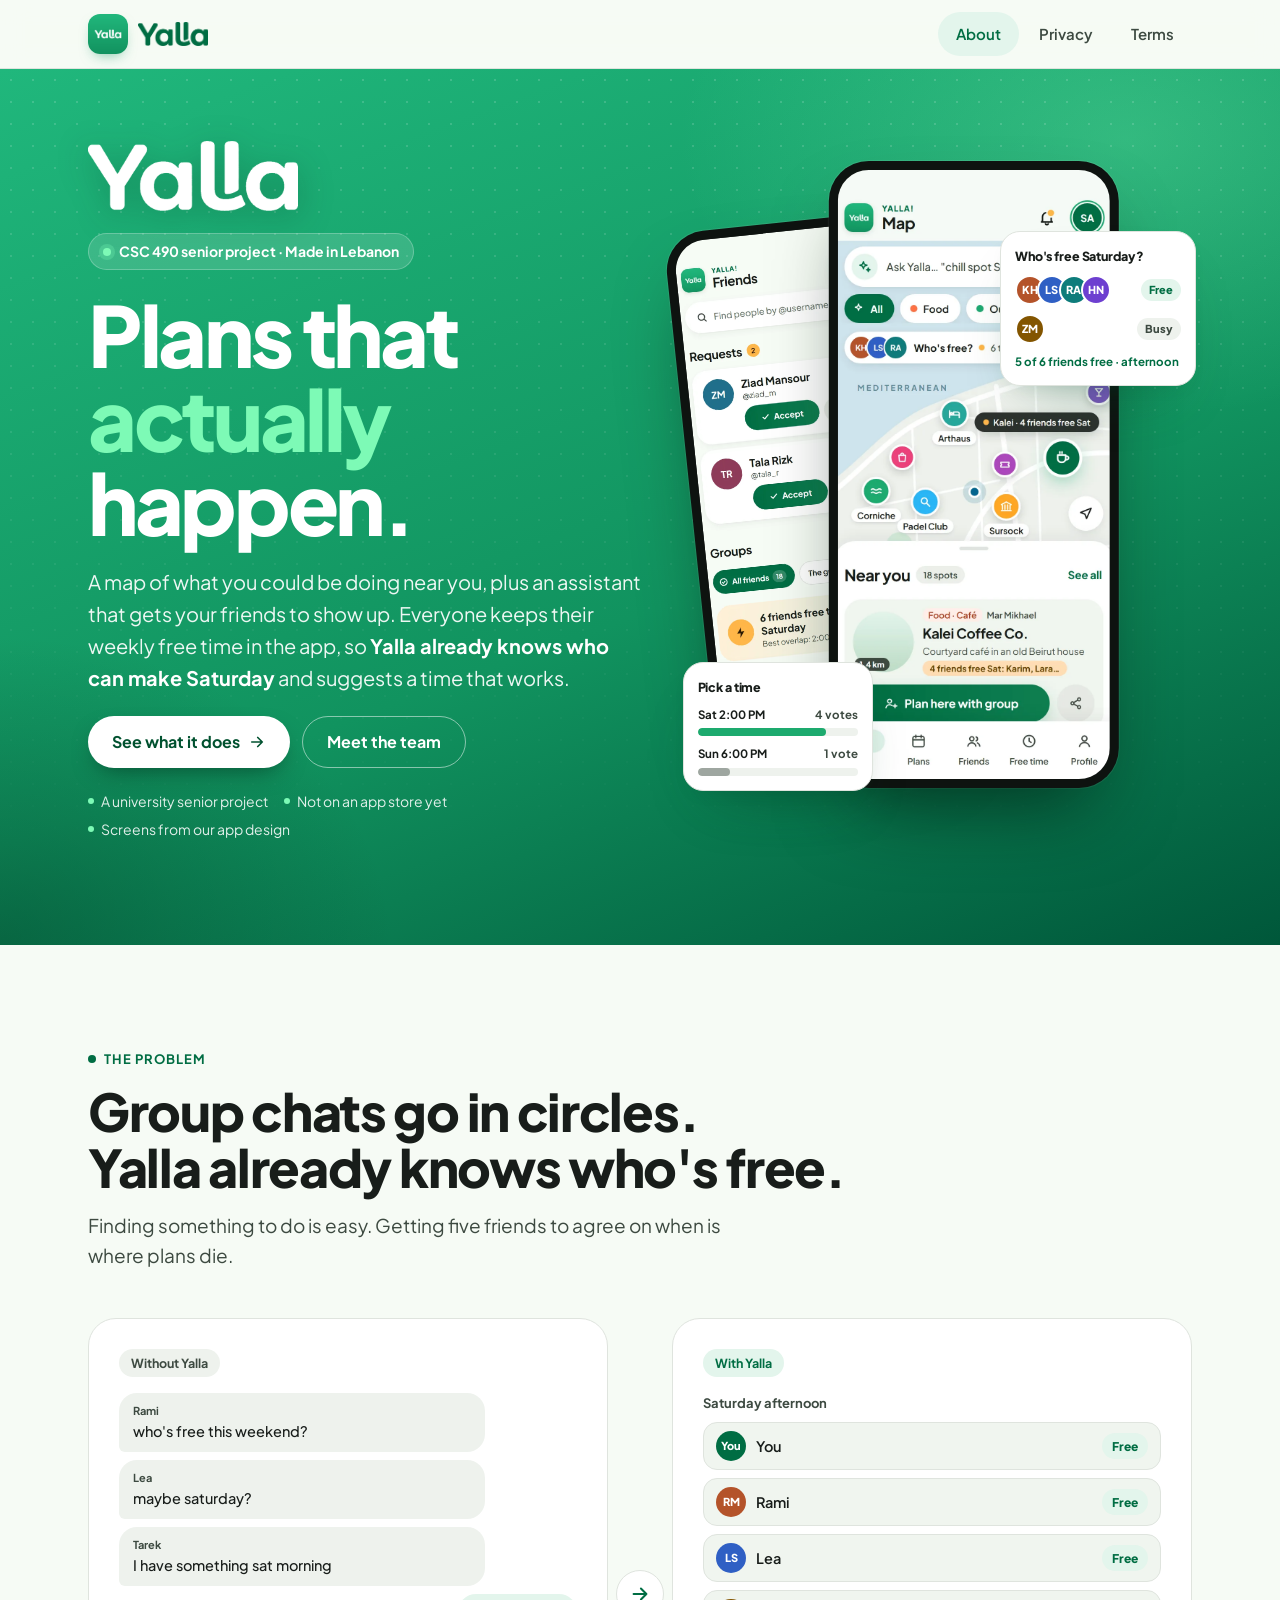
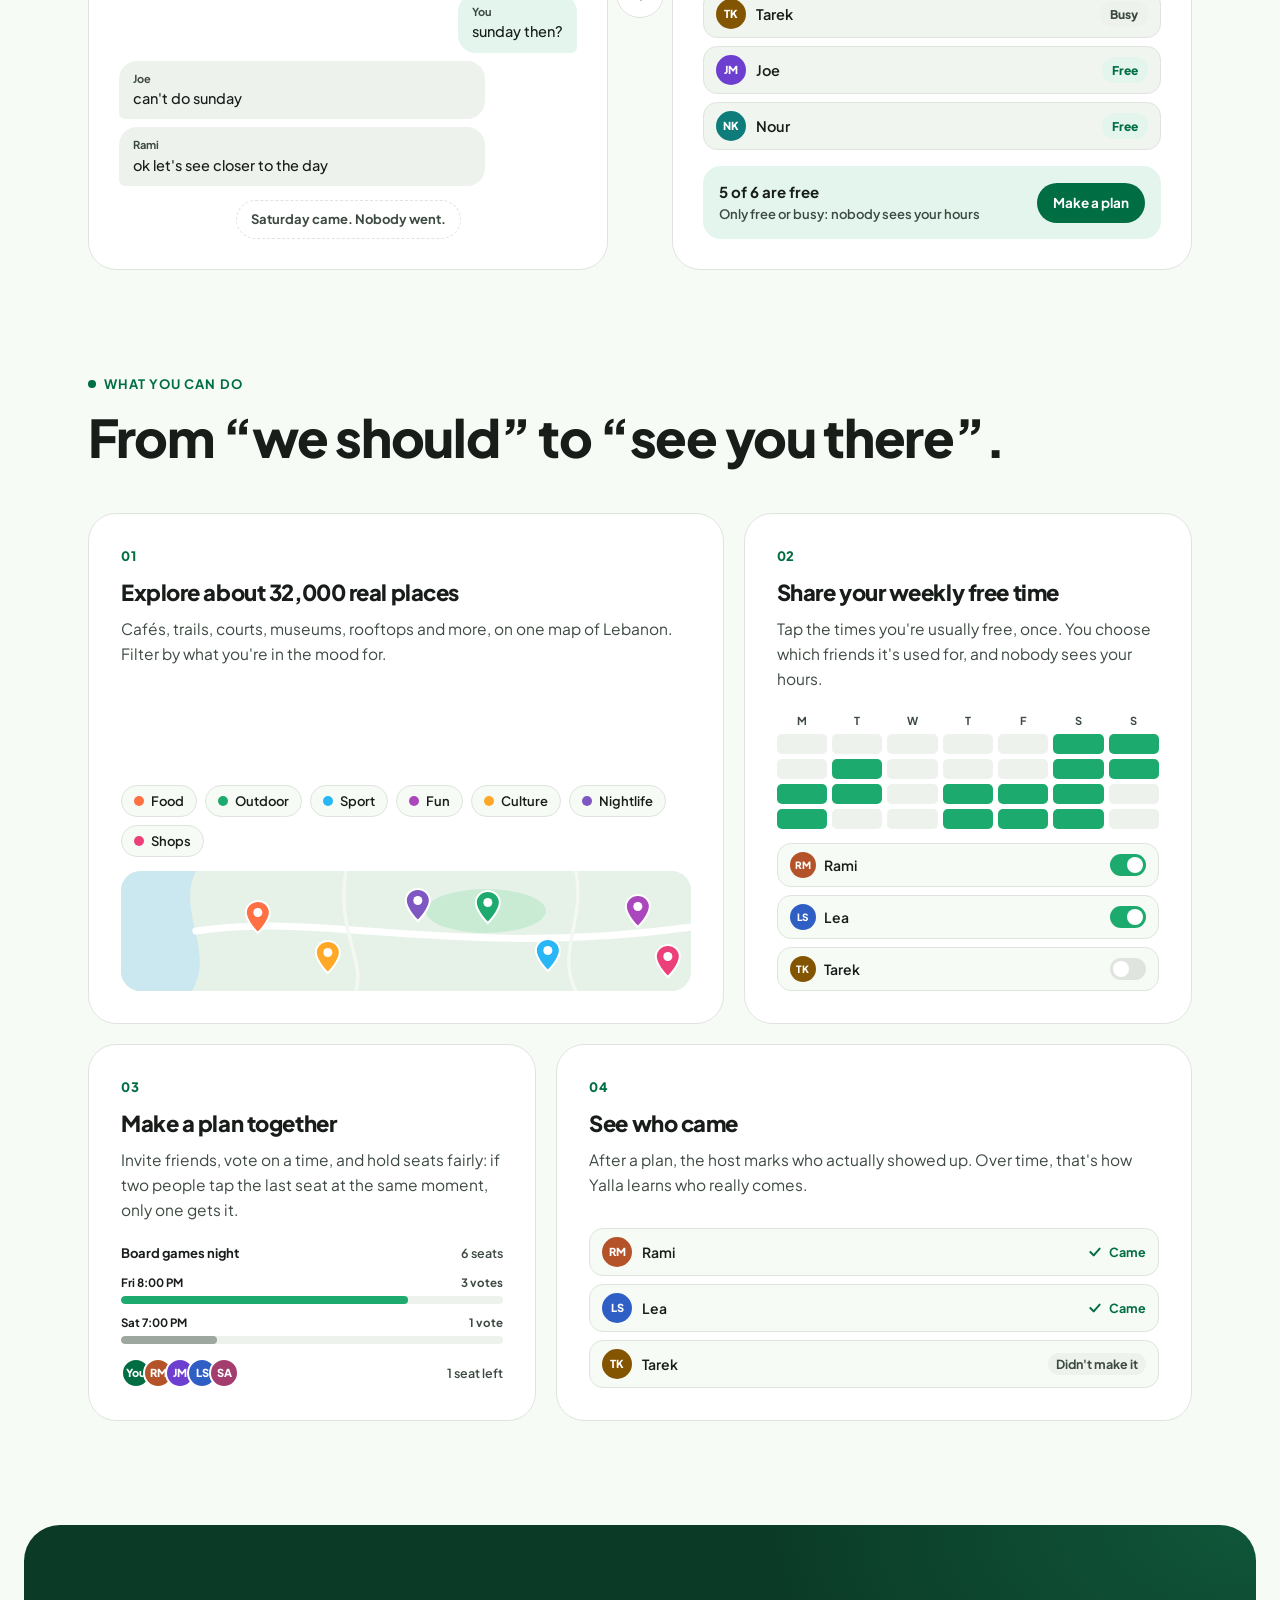
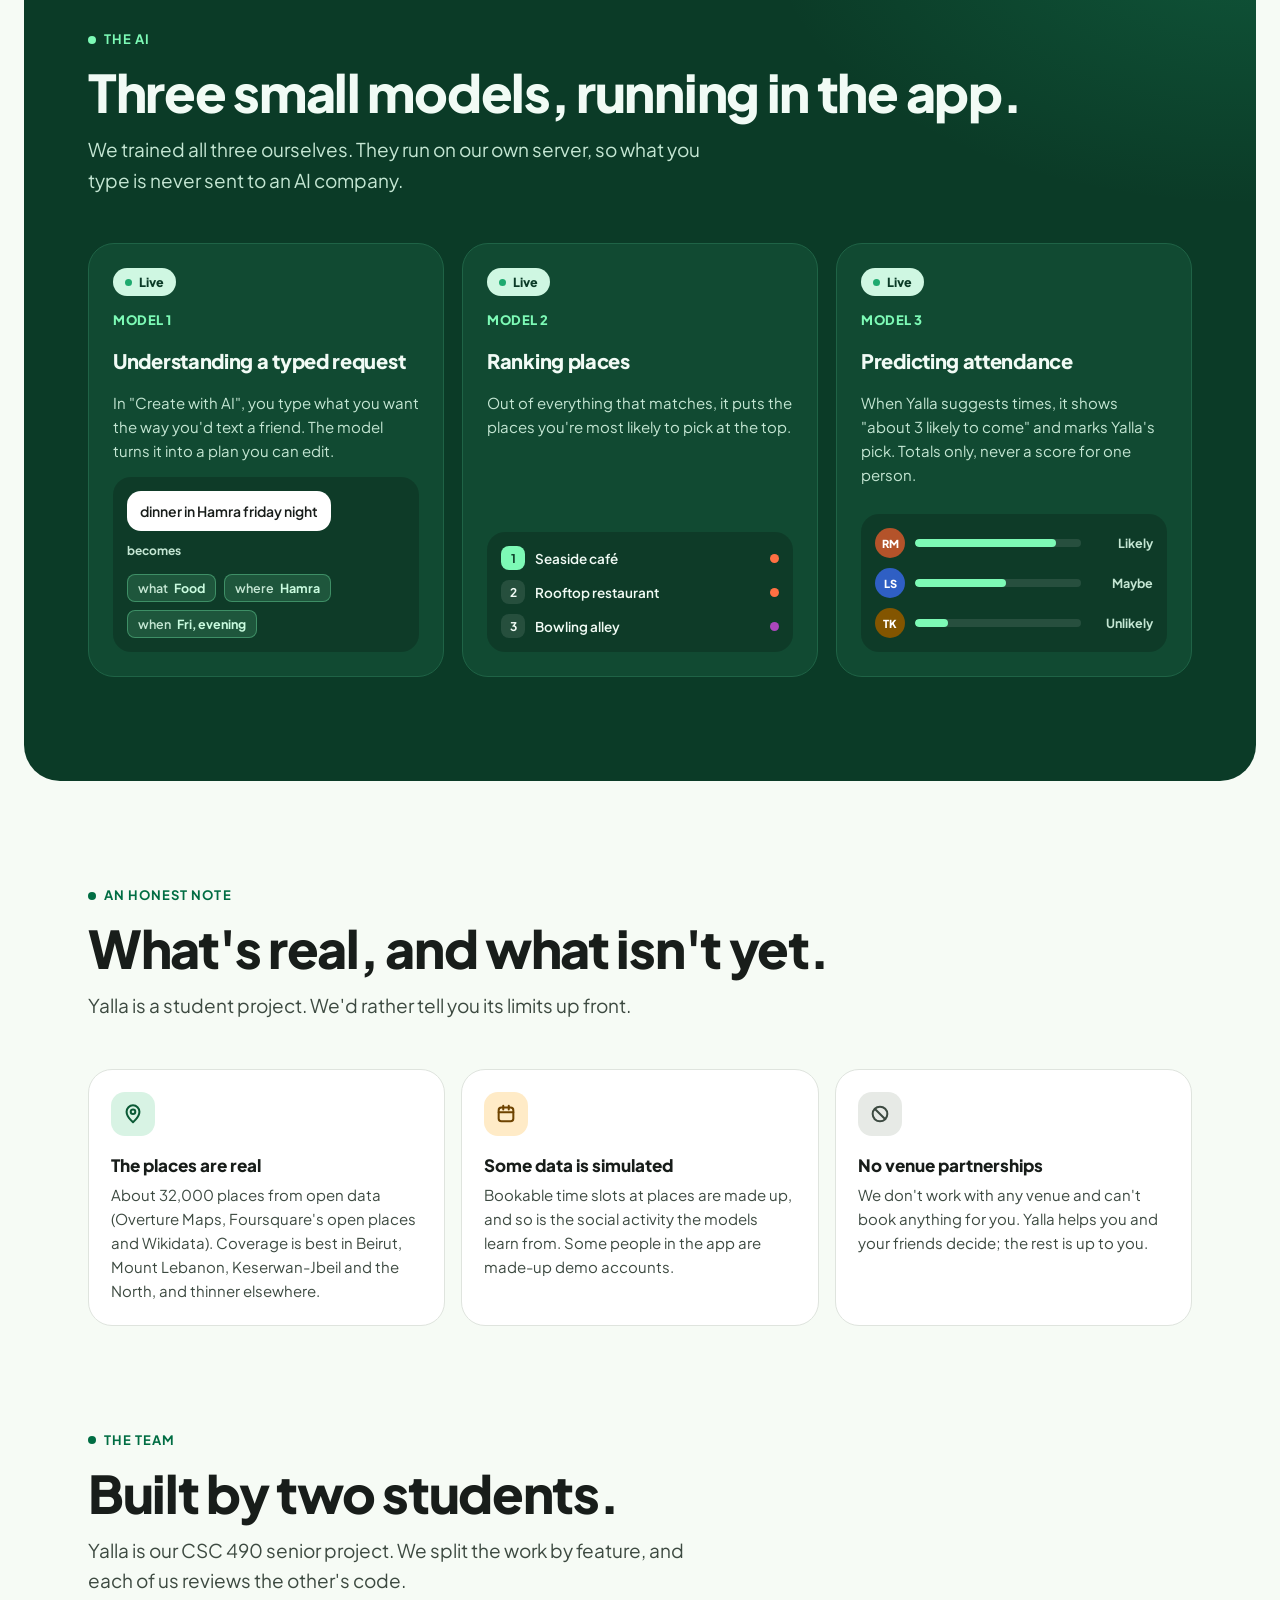
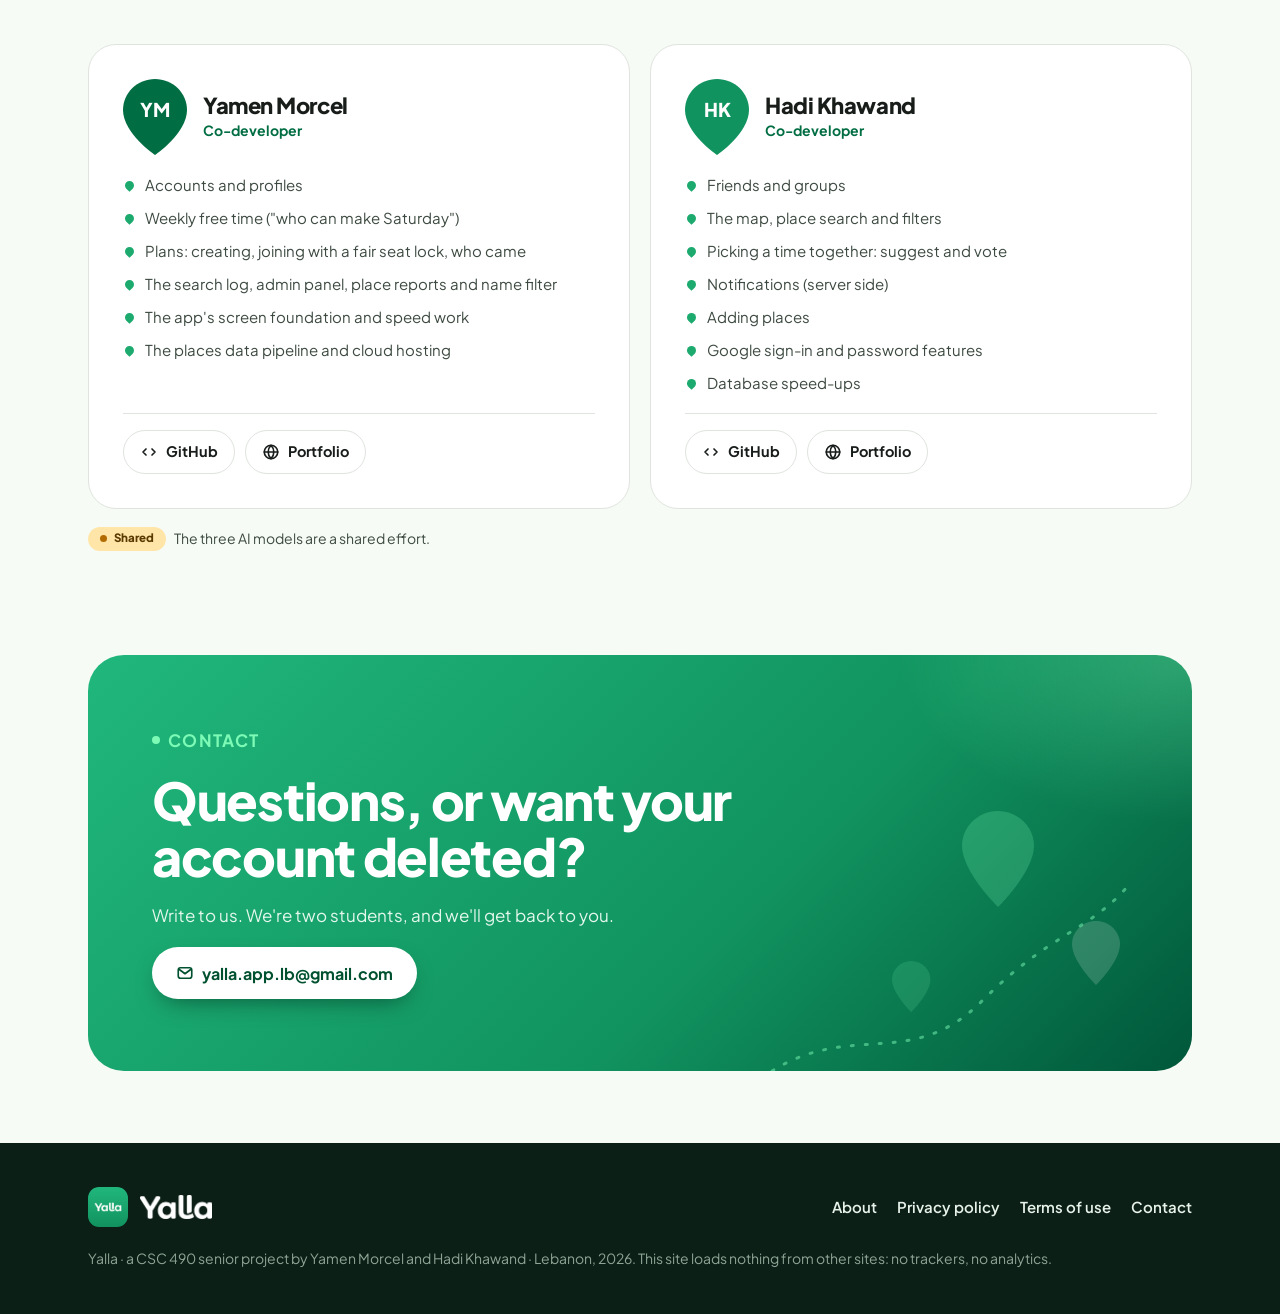
<file: index.html>
<!doctype html>
<html lang="en">
<head>
  <meta charset="utf-8">
  <meta name="viewport" content="width=device-width, initial-scale=1">
  <title>Yalla: plans that actually happen</title>
  <meta name="description" content="Yalla is a map of what you could be doing near you in Lebanon, plus an assistant that gets your friends to show up. A CSC 490 senior project by Yamen Morcel and Hadi Khawand.">
  <meta name="theme-color" content="#11935F">
  <meta property="og:title" content="Yalla: plans that actually happen">
  <meta property="og:description" content="A map of what you could be doing near you, and an assistant that gets your friends to show up.">
  <meta property="og:image" content="https://yalla-app-lb.github.io/img/share.png">
  <meta property="og:type" content="website">
  <link rel="icon" type="image/png" href="img/favicon.png">
  <link rel="apple-touch-icon" href="img/apple-touch-icon.png">
  <link rel="preload" href="fonts/plus-jakarta-sans.woff2" as="font" type="font/woff2" crossorigin>
  <link rel="stylesheet" href="style.css">
</head>
<body>
  <header class="top">
    <div class="wrap">
      <a class="brand" href="./" aria-label="Yalla home">
        <img src="img/icon-192.png" alt="" width="40" height="40">
        <picture class="wordmark">
          <source srcset="img/wordmark-mint.png" media="(prefers-color-scheme: dark)">
          <img src="img/wordmark-green.png" alt="" width="70" height="23">
        </picture>
      </a>
      <nav aria-label="Pages">
        <a href="./" aria-current="page">About</a>
        <a href="privacy.html">Privacy</a>
        <a href="terms.html">Terms</a>
      </nav>
    </div>
  </header>

  <main class="about">
    <!-- hero -->
    <section class="hero">
      <div class="wrap">
        <div class="hero-copy">
          <img class="hero-logo" src="img/wordmark.png" alt="Yalla" width="600" height="201">
          <span class="chip"><i></i>CSC 490 senior project · Made in Lebanon</span>
          <h1 class="display">Plans that <em>actually</em> happen.</h1>
          <p class="lede">A map of what you could be doing near you, plus an assistant that gets your friends to show
            up. Everyone keeps their weekly free time in the app, so <b>Yalla already knows who can make Saturday</b>
            and suggests a time that works.</p>
          <div class="cta">
            <a class="btn btn-white" href="#how">See what it does
              <svg class="i" width="18" height="18" viewBox="0 0 24 24" aria-hidden="true"><path d="M5 12h14M13 6l6 6-6 6"/></svg></a>
            <a class="btn btn-ghost" href="#team">Meet the team</a>
          </div>
          <p class="fine"><span><i></i>A university senior project</span><span><i></i>Not on an app store yet</span><span><i></i>Screens from our app design</span></p>
        </div>

        <div class="art">
          <div class="phone back"><img src="img/screens/friends.webp" alt="The Friends screen of the Yalla app: friend requests, groups, and 6 friends free this Saturday." width="390" height="844"></div>
          <div class="phone front"><img src="img/screens/map.webp" alt="The Map screen of the Yalla app: coloured place pins around Beirut, category filters, and a nearby café." width="390" height="844"></div>
          <div class="float f1 bob" aria-hidden="true">
            <p class="f-t">Who's free Saturday?</p>
            <div class="fr"><span class="stack"><span class="av a1">KH</span><span class="av a2">LS</span><span class="av a3">RA</span><span class="av a4">HN</span></span><span class="yes">Free</span></div>
            <div class="fr"><span class="stack"><span class="av a6">ZM</span></span><span class="no">Busy</span></div>
            <p class="f-s">5 of 6 friends free · afternoon</p>
          </div>
          <div class="float f2 bob2" aria-hidden="true">
            <p class="f-t">Pick a time</p>
            <div class="vote"><div class="vote-l"><span>Sat 2:00 PM</span><span>4 votes</span></div><div class="bar"><b style="width:80%"></b></div></div>
            <div class="vote"><div class="vote-l"><span>Sun 6:00 PM</span><span>1 vote</span></div><div class="bar lo"><b style="width:20%"></b></div></div>
          </div>
        </div>
      </div>
    </section>

    <!-- the problem -->
    <section class="sec" id="problem">
      <div class="wrap">
        <div class="sec-head">
          <p class="eyebrow"><span class="dot"></span>The problem</p>
          <h2 class="h2">Group chats go in circles.<br>Yalla already knows who's free.</h2>
          <p class="sub">Finding something to do is easy. Getting five friends to agree on when is where plans die.</p>
        </div>
        <div class="duo">
          <div class="panel">
            <span class="tag">Without Yalla</span>
            <div class="chat" role="img" aria-label="A group chat where friends keep asking who is free and never decide.">
              <div class="bub"><small>Rami</small>who's free this weekend?</div>
              <div class="bub"><small>Lea</small>maybe saturday?</div>
              <div class="bub"><small>Tarek</small>I have something sat morning</div>
              <div class="bub me"><small>You</small>sunday then?</div>
              <div class="bub"><small>Joe</small>can't do sunday</div>
              <div class="bub"><small>Rami</small>ok let's see closer to the day</div>
              <span class="sys">Saturday came. Nobody went.</span>
            </div>
          </div>
          <div class="vs" aria-hidden="true"><span><svg class="i" width="22" height="22" viewBox="0 0 24 24"><path d="M5 12h14M13 6l6 6-6 6"/></svg></span></div>
          <div class="panel">
            <span class="tag g">With Yalla</span>
            <div class="who" role="img" aria-label="For Saturday afternoon, Yalla shows that five of six friends are free and one is busy. It doesn't show anyone's hours.">
              <p class="who-h">Saturday afternoon</p>
              <div class="who-r"><span class="av a7">You</span>You<span class="yes">Free</span></div>
              <div class="who-r"><span class="av a1">RM</span>Rami<span class="yes">Free</span></div>
              <div class="who-r"><span class="av a2">LS</span>Lea<span class="yes">Free</span></div>
              <div class="who-r"><span class="av a6">TK</span>Tarek<span class="no">Busy</span></div>
              <div class="who-r"><span class="av a4">JM</span>Joe<span class="yes">Free</span></div>
              <div class="who-r"><span class="av a3">NK</span>Nour<span class="yes">Free</span></div>
            </div>
            <div class="verdict">
              <p>5 of 6 are free<span>Only free or busy: nobody sees your hours</span></p>
              <span class="fake-btn" aria-hidden="true">Make a plan</span>
            </div>
          </div>
        </div>
      </div>
    </section>

    <!-- features, with the app's screens -->
    <section class="sec flush" id="how">
      <div class="wrap">
        <div class="sec-head">
          <p class="eyebrow"><span class="dot"></span>What you can do</p>
          <h2 class="h2">From &ldquo;we should&rdquo; to &ldquo;see you there&rdquo;.</h2>
        </div>
        <div class="bento">
          <article class="card s7">
            <span class="num">01</span>
            <h3>Explore about 32,000 real places</h3>
            <p>Cafés, trails, courts, museums, rooftops and more, on one map of Lebanon. Filter by what you're in the mood for.</p>
            <div class="viz">
            <div class="chips" aria-label="Map categories">
              <span class="chip2"><i style="background:#FF7043"></i>Food</span>
              <span class="chip2"><i style="background:#1DAA6E"></i>Outdoor</span>
              <span class="chip2"><i style="background:#29B6F6"></i>Sport</span>
              <span class="chip2"><i style="background:#AB47BC"></i>Fun</span>
              <span class="chip2"><i style="background:#FFA726"></i>Culture</span>
              <span class="chip2"><i style="background:#7E57C2"></i>Nightlife</span>
              <span class="chip2"><i style="background:#EC407A"></i>Shops</span>
            </div>
            <div class="strip" aria-hidden="true">
              <svg viewBox="0 0 600 120" preserveAspectRatio="xMidYMid slice">
                <rect class="m-land" x="0" y="0" width="600" height="120"/>
                <path class="m-sea" d="M0 0 H90 C70 40 110 80 86 120 H0 Z"/>
                <ellipse class="m-park" cx="380" cy="40" rx="60" ry="22"/>
                <path class="m-road" d="M90 60 C220 40 360 90 600 54"/>
                <path class="m-road2" d="M240 0 C230 60 260 90 250 120"/>
                <path class="m-road2" d="M470 0 C480 50 450 80 470 120"/>
                <g transform="translate(140 30)"><path class="pin-b c-food" d="M12 0C5.4 0 0 5.2 0 11.6 0 20.3 12 32 12 32s12-11.7 12-20.4C24 5.2 18.6 0 12 0z"/><circle class="pin-c" cx="12" cy="11.5" r="4.5"/></g>
                <g transform="translate(210 70)"><path class="pin-b c-cul" d="M12 0C5.4 0 0 5.2 0 11.6 0 20.3 12 32 12 32s12-11.7 12-20.4C24 5.2 18.6 0 12 0z"/><circle class="pin-c" cx="12" cy="11.5" r="4.5"/></g>
                <g transform="translate(300 18)"><path class="pin-b c-night" d="M12 0C5.4 0 0 5.2 0 11.6 0 20.3 12 32 12 32s12-11.7 12-20.4C24 5.2 18.6 0 12 0z"/><circle class="pin-c" cx="12" cy="11.5" r="4.5"/></g>
                <g transform="translate(370 20)"><path class="pin-b c-out" d="M12 0C5.4 0 0 5.2 0 11.6 0 20.3 12 32 12 32s12-11.7 12-20.4C24 5.2 18.6 0 12 0z"/><circle class="pin-c" cx="12" cy="11.5" r="4.5"/></g>
                <g transform="translate(430 68)"><path class="pin-b c-sport" d="M12 0C5.4 0 0 5.2 0 11.6 0 20.3 12 32 12 32s12-11.7 12-20.4C24 5.2 18.6 0 12 0z"/><circle class="pin-c" cx="12" cy="11.5" r="4.5"/></g>
                <g transform="translate(520 24)"><path class="pin-b c-fun" d="M12 0C5.4 0 0 5.2 0 11.6 0 20.3 12 32 12 32s12-11.7 12-20.4C24 5.2 18.6 0 12 0z"/><circle class="pin-c" cx="12" cy="11.5" r="4.5"/></g>
                <g transform="translate(550 74)"><path class="pin-b c-shop" d="M12 0C5.4 0 0 5.2 0 11.6 0 20.3 12 32 12 32s12-11.7 12-20.4C24 5.2 18.6 0 12 0z"/><circle class="pin-c" cx="12" cy="11.5" r="4.5"/></g>
              </svg>
            </div>
            </div>
          </article>

          <article class="card s5">
            <span class="num">02</span>
            <h3>Share your weekly free time</h3>
            <p>Tap the times you're usually free, once. You choose which friends it's used for, and nobody sees your hours.</p>
            <div class="viz" aria-hidden="true">
              <div class="week">
                <span class="wd">M</span><span class="wd">T</span><span class="wd">W</span><span class="wd">T</span><span class="wd">F</span><span class="wd">S</span><span class="wd">S</span>
                <span class="wc"></span><span class="wc"></span><span class="wc"></span><span class="wc"></span><span class="wc"></span><span class="wc f"></span><span class="wc f"></span>
                <span class="wc"></span><span class="wc f"></span><span class="wc"></span><span class="wc"></span><span class="wc"></span><span class="wc f"></span><span class="wc f"></span>
                <span class="wc f"></span><span class="wc f"></span><span class="wc"></span><span class="wc f"></span><span class="wc f"></span><span class="wc f"></span><span class="wc"></span>
                <span class="wc f"></span><span class="wc"></span><span class="wc"></span><span class="wc f"></span><span class="wc f"></span><span class="wc f"></span><span class="wc"></span>
              </div>
              <div class="share">
                <div class="tog"><span class="row"><span class="av a1">RM</span>Rami</span><span class="sw"></span></div>
                <div class="tog"><span class="row"><span class="av a2">LS</span>Lea</span><span class="sw"></span></div>
                <div class="tog"><span class="row"><span class="av a6">TK</span>Tarek</span><span class="sw off"></span></div>
              </div>
            </div>
          </article>

          <article class="card s5">
            <span class="num">03</span>
            <h3>Make a plan together</h3>
            <p>Invite friends, vote on a time, and hold seats fairly: if two people tap the last seat at the same moment, only one gets it.</p>
            <div class="viz mini" aria-hidden="true">
              <div class="mini-h">Board games night<span>6 seats</span></div>
              <div class="vote"><div class="vote-l"><span>Fri 8:00 PM</span><span>3 votes</span></div><div class="bar"><b style="width:75%"></b></div></div>
              <div class="vote"><div class="vote-l"><span>Sat 7:00 PM</span><span>1 vote</span></div><div class="bar lo"><b style="width:25%"></b></div></div>
              <div class="row spread">
                <div class="stack"><span class="av a7">You</span><span class="av a1">RM</span><span class="av a4">JM</span><span class="av a2">LS</span><span class="av a5">SA</span></div>
                <span class="seats-left">1 seat left</span>
              </div>
            </div>
          </article>

          <article class="card s7">
            <span class="num">04</span>
            <h3>See who came</h3>
            <p>After a plan, the host marks who actually showed up. Over time, that's how Yalla learns who really comes.</p>
            <div class="viz came" aria-hidden="true">
              <div class="cr"><span class="av a1">RM</span>Rami<span class="st"><svg class="i" width="16" height="16" viewBox="0 0 24 24" style="stroke-width:3"><path d="M5 12l5 5 9-10"/></svg>Came</span></div>
              <div class="cr"><span class="av a2">LS</span>Lea<span class="st"><svg class="i" width="16" height="16" viewBox="0 0 24 24" style="stroke-width:3"><path d="M5 12l5 5 9-10"/></svg>Came</span></div>
              <div class="cr"><span class="av a6">TK</span>Tarek<span class="st no">Didn't make it</span></div>
            </div>
          </article>
        </div>
      </div>
    </section>

    <!-- the AI -->
    <section class="band" id="ai">
      <div class="wrap">
        <div class="sec-head">
          <p class="eyebrow"><span class="dot"></span>The AI</p>
          <h2 class="h2">Three small models, running in the app.</h2>
          <p class="sub">We trained all three ourselves. They run on our own server, so what you type is never sent to an AI company.</p>
        </div>
        <div class="ai-grid">
          <article class="ai">
            <span class="live">Live</span>
            <span class="num">MODEL 1</span>
            <h3>Understanding a typed request</h3>
            <p>In "Create with AI", you type what you want the way you'd text a friend. The model turns it into a plan you can edit.</p>
            <div class="ai-viz" aria-hidden="true">
              <span class="q">dinner in Hamra friday night</span>
              <span class="arrow">becomes</span>
              <div class="chips"><span class="slot"><em>what</em> Food</span><span class="slot"><em>where</em> Hamra</span><span class="slot"><em>when</em> Fri, evening</span></div>
            </div>
          </article>
          <article class="ai">
            <span class="live">Live</span>
            <span class="num">MODEL 2</span>
            <h3>Ranking places</h3>
            <p>Out of everything that matches, it puts the places you're most likely to pick at the top.</p>
            <div class="ai-viz" aria-hidden="true">
              <div class="rk"><b>1</b>Seaside café<i style="background:#FF7043"></i></div>
              <div class="rk"><b>2</b>Rooftop restaurant<i style="background:#FF7043"></i></div>
              <div class="rk"><b>3</b>Bowling alley<i style="background:#AB47BC"></i></div>
            </div>
          </article>
          <article class="ai">
            <span class="live">Live</span>
            <span class="num">MODEL 3</span>
            <h3>Predicting attendance</h3>
            <p>When Yalla suggests times, it shows "about 3 likely to come" and marks Yalla's pick. Totals only, never a score for one person.</p>
            <div class="ai-viz" aria-hidden="true">
              <div class="pr"><span class="av a1">RM</span><div class="bar"><b style="width:85%"></b></div><span class="lbl">Likely</span></div>
              <div class="pr"><span class="av a2">LS</span><div class="bar"><b style="width:55%"></b></div><span class="lbl">Maybe</span></div>
              <div class="pr"><span class="av a6">TK</span><div class="bar"><b style="width:20%"></b></div><span class="lbl">Unlikely</span></div>
            </div>
          </article>
        </div>
      </div>
    </section>

    <!-- honest note -->
    <section class="sec" id="honest">
      <div class="wrap">
        <div class="sec-head">
          <p class="eyebrow"><span class="dot"></span>An honest note</p>
          <h2 class="h2">What's real, and what isn't yet.</h2>
          <p class="sub">Yalla is a student project. We'd rather tell you its limits up front.</p>
        </div>
        <div class="honest">
          <div class="hn">
            <span class="hn-i r" aria-hidden="true"><svg class="i" width="22" height="22" viewBox="0 0 24 24"><path d="M12 21s-7-6.4-7-11.5A7 7 0 0 1 19 9.5C19 14.6 12 21 12 21z"/><circle cx="12" cy="9.5" r="2.5"/></svg></span>
            <div><h3>The places are real</h3><p>About 32,000 places from open data (Overture Maps, Foursquare's open places and Wikidata). Coverage is best in Beirut, Mount Lebanon, Keserwan-Jbeil and the North, and thinner elsewhere.</p></div>
          </div>
          <div class="hn">
            <span class="hn-i s" aria-hidden="true"><svg class="i" width="22" height="22" viewBox="0 0 24 24"><rect x="4" y="5" width="16" height="15" rx="3"/><path d="M4 10h16M9 3v4M15 3v4"/></svg></span>
            <div><h3>Some data is simulated</h3><p>Bookable time slots at places are made up, and so is the social activity the models learn from. Some people in the app are made-up demo accounts.</p></div>
          </div>
          <div class="hn">
            <span class="hn-i n" aria-hidden="true"><svg class="i" width="22" height="22" viewBox="0 0 24 24"><circle cx="12" cy="12" r="8"/><path d="M6.5 6.5l11 11"/></svg></span>
            <div><h3>No venue partnerships</h3><p>We don't work with any venue and can't book anything for you. Yalla helps you and your friends decide; the rest is up to you.</p></div>
          </div>
        </div>
      </div>
    </section>

    <!-- team -->
    <section class="sec flush" id="team">
      <div class="wrap">
        <div class="sec-head">
          <p class="eyebrow"><span class="dot"></span>The team</p>
          <h2 class="h2">Built by two students.</h2>
          <p class="sub">Yalla is our CSC 490 senior project. We split the work by feature, and each of us reviews the other's code.</p>
        </div>
        <div class="team">
          <article class="person">
            <div class="p-head">
              <div class="p-av" aria-hidden="true"><svg viewBox="0 0 64 76"><path d="M32 0C14.3 0 0 13.9 0 31 0 54.3 32 76 32 76s32-21.7 32-45C64 13.9 49.7 0 32 0z" fill="#006D43"/></svg><span>YM</span></div>
              <div><h3 class="p-name">Yamen Morcel</h3><p class="p-role">Co-developer</p></div>
            </div>
            <ul class="built">
              <li>Accounts and profiles</li>
              <li>Weekly free time ("who can make Saturday")</li>
              <li>Plans: creating, joining with a fair seat lock, who came</li>
              <li>The search log, admin panel, place reports and name filter</li>
              <li>The app's screen foundation and speed work</li>
              <li>The places data pipeline and cloud hosting</li>
            </ul>
            <div class="p-links">
              <a class="pl" href="https://github.com/Yamen-M" rel="noopener"><svg class="i" width="18" height="18" viewBox="0 0 24 24" aria-hidden="true"><path d="M8 8l-4 4 4 4M16 8l4 4-4 4"/></svg>GitHub</a>
              <a class="pl" href="https://yamenmorcel.dev" rel="noopener"><svg class="i" width="18" height="18" viewBox="0 0 24 24" aria-hidden="true"><circle cx="12" cy="12" r="9"/><path d="M3 12h18M12 3c2.5 2.6 3.8 5.6 3.8 9s-1.3 6.4-3.8 9c-2.5-2.6-3.8-5.6-3.8-9S9.5 5.6 12 3z"/></svg>Portfolio</a>
            </div>
          </article>
          <article class="person">
            <div class="p-head">
              <div class="p-av" aria-hidden="true"><svg viewBox="0 0 64 76"><path d="M32 0C14.3 0 0 13.9 0 31 0 54.3 32 76 32 76s32-21.7 32-45C64 13.9 49.7 0 32 0z" fill="#11935F"/></svg><span>HK</span></div>
              <div><h3 class="p-name">Hadi Khawand</h3><p class="p-role">Co-developer</p></div>
            </div>
            <ul class="built">
              <li>Friends and groups</li>
              <li>The map, place search and filters</li>
              <li>Picking a time together: suggest and vote</li>
              <li>Notifications (server side)</li>
              <li>Adding places</li>
              <li>Google sign-in and password features</li>
              <li>Database speed-ups</li>
            </ul>
            <div class="p-links">
              <a class="pl" href="https://github.com/hadikhawand" rel="noopener"><svg class="i" width="18" height="18" viewBox="0 0 24 24" aria-hidden="true"><path d="M8 8l-4 4 4 4M16 8l4 4-4 4"/></svg>GitHub</a>
              <a class="pl" href="https://hadikhawand.dev" rel="noopener"><svg class="i" width="18" height="18" viewBox="0 0 24 24" aria-hidden="true"><circle cx="12" cy="12" r="9"/><path d="M3 12h18M12 3c2.5 2.6 3.8 5.6 3.8 9s-1.3 6.4-3.8 9c-2.5-2.6-3.8-5.6-3.8-9S9.5 5.6 12 3z"/></svg>Portfolio</a>
            </div>
          </article>
        </div>
        <p class="foot-note"><span class="wip">Shared</span>The three AI models are a shared effort.</p>
      </div>
    </section>

    <!-- contact -->
    <section class="wrap" id="contact">
      <div class="contact">
        <svg class="pins" viewBox="0 0 460 340" aria-hidden="true">
          <g transform="translate(250 40) scale(3)" opacity=".22"><path fill="#7DFAB6" d="M12 0C5.4 0 0 5.2 0 11.6 0 20.3 12 32 12 32s12-11.7 12-20.4C24 5.2 18.6 0 12 0z"/></g>
          <g transform="translate(360 150) scale(2)" opacity=".16"><path fill="#FFFFFF" d="M12 0C5.4 0 0 5.2 0 11.6 0 20.3 12 32 12 32s12-11.7 12-20.4C24 5.2 18.6 0 12 0z"/></g>
          <g transform="translate(180 190) scale(1.6)" opacity=".14"><path fill="#7DFAB6" d="M12 0C5.4 0 0 5.2 0 11.6 0 20.3 12 32 12 32s12-11.7 12-20.4C24 5.2 18.6 0 12 0z"/></g>
          <path d="M60 300 C140 250 200 300 270 230 S 380 160 420 110" fill="none" stroke="#7DFAB6" stroke-width="3" stroke-dasharray="2 12" stroke-linecap="round" opacity=".5"/>
        </svg>
        <p class="eyebrow"><span class="dot"></span>Contact</p>
        <h2>Questions, or want your account deleted?</h2>
        <p>Write to us. We're two students, and we'll get back to you.</p>
        <a class="btn btn-white" href="mailto:yalla.app.lb@gmail.com">
          <svg class="i" width="18" height="18" viewBox="0 0 24 24" aria-hidden="true"><rect x="3" y="5" width="18" height="14" rx="3"/><path d="M4 7l8 6 8-6"/></svg>yalla.app.lb@gmail.com</a>
      </div>
    </section>
  </main>

  <footer>
    <div class="wrap">
      <div class="foot-brand">
        <img src="img/icon-192.png" alt="" width="40" height="40">
        <img class="wordmark" src="img/wordmark.png" alt="" width="72" height="24">
      </div>
      <nav aria-label="Footer">
        <a href="./">About</a>
        <a href="privacy.html">Privacy policy</a>
        <a href="terms.html">Terms of use</a>
        <a href="mailto:yalla.app.lb@gmail.com">Contact</a>
      </nav>
      <small>Yalla · a CSC 490 senior project by Yamen Morcel and Hadi Khawand · Lebanon, 2026. This site loads nothing from other sites: no trackers, no analytics.</small>
    </div>
  </footer>
</body>
</html>
</file>
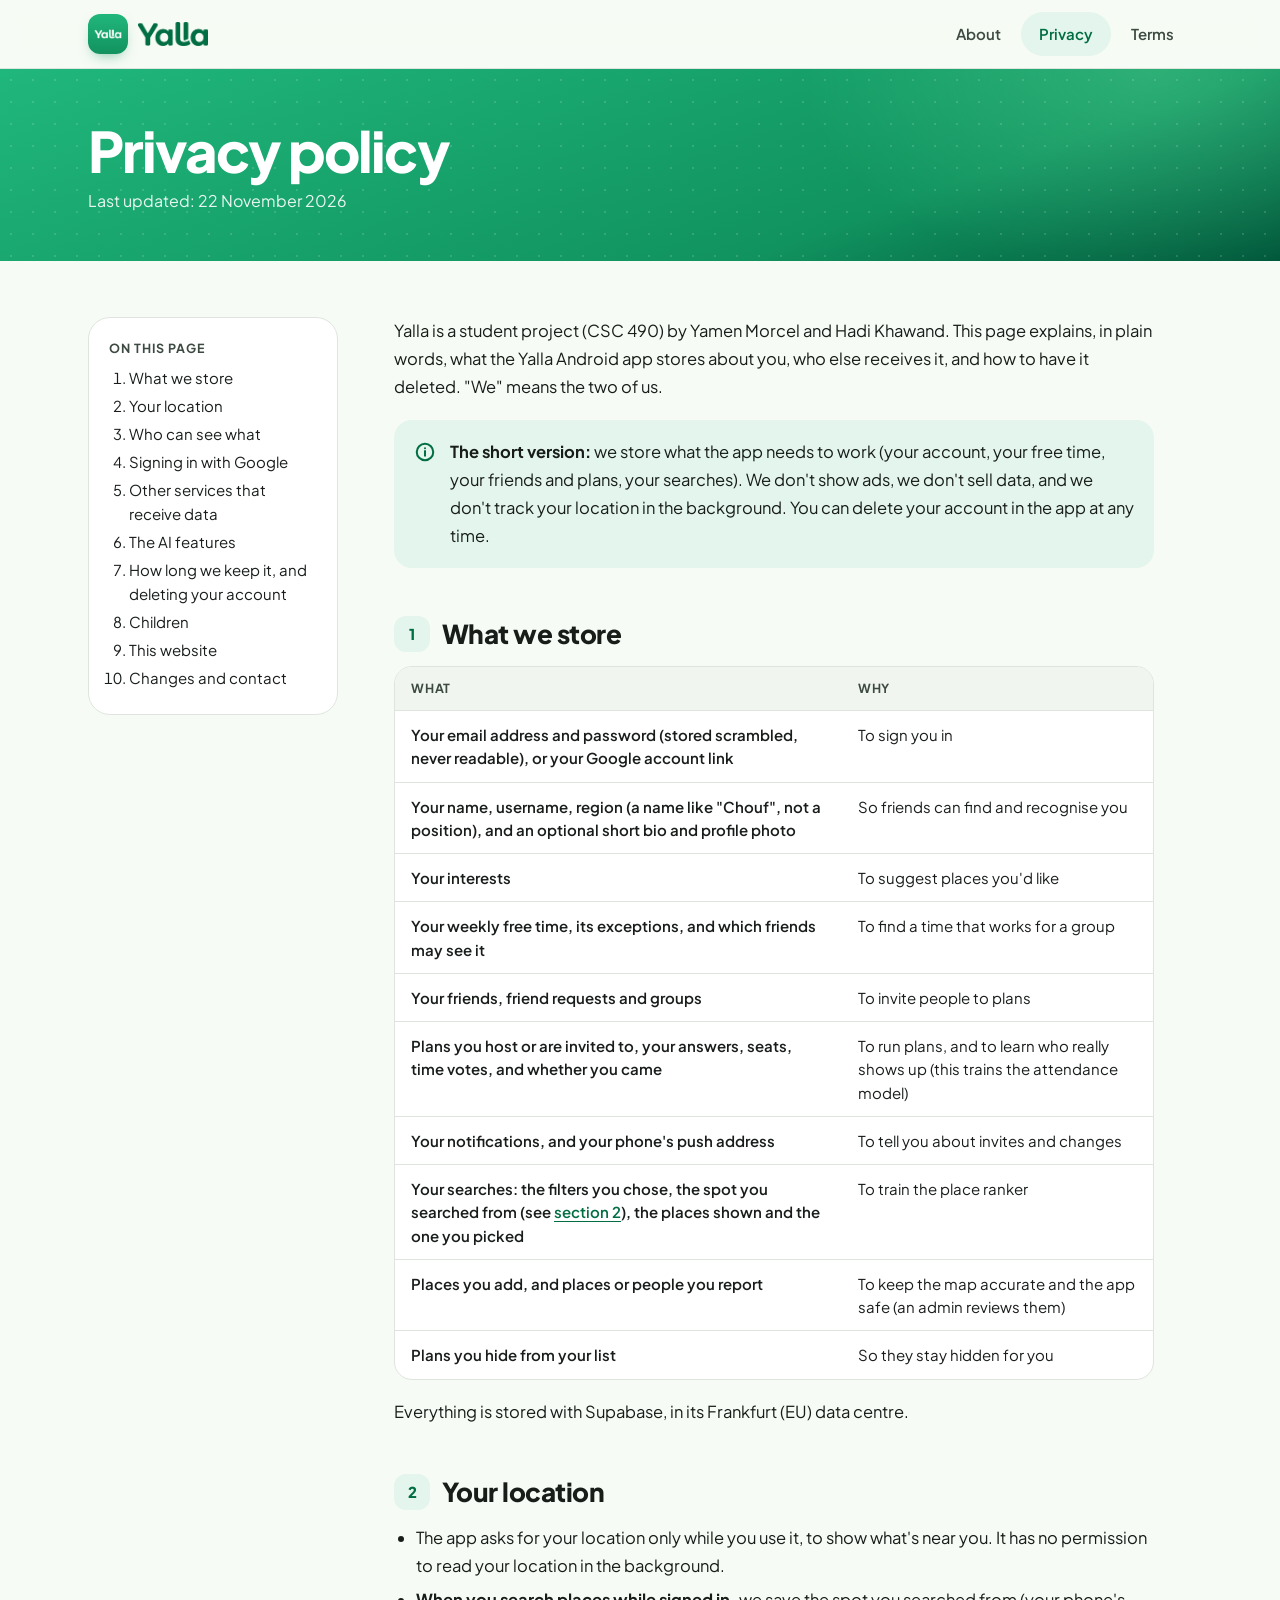
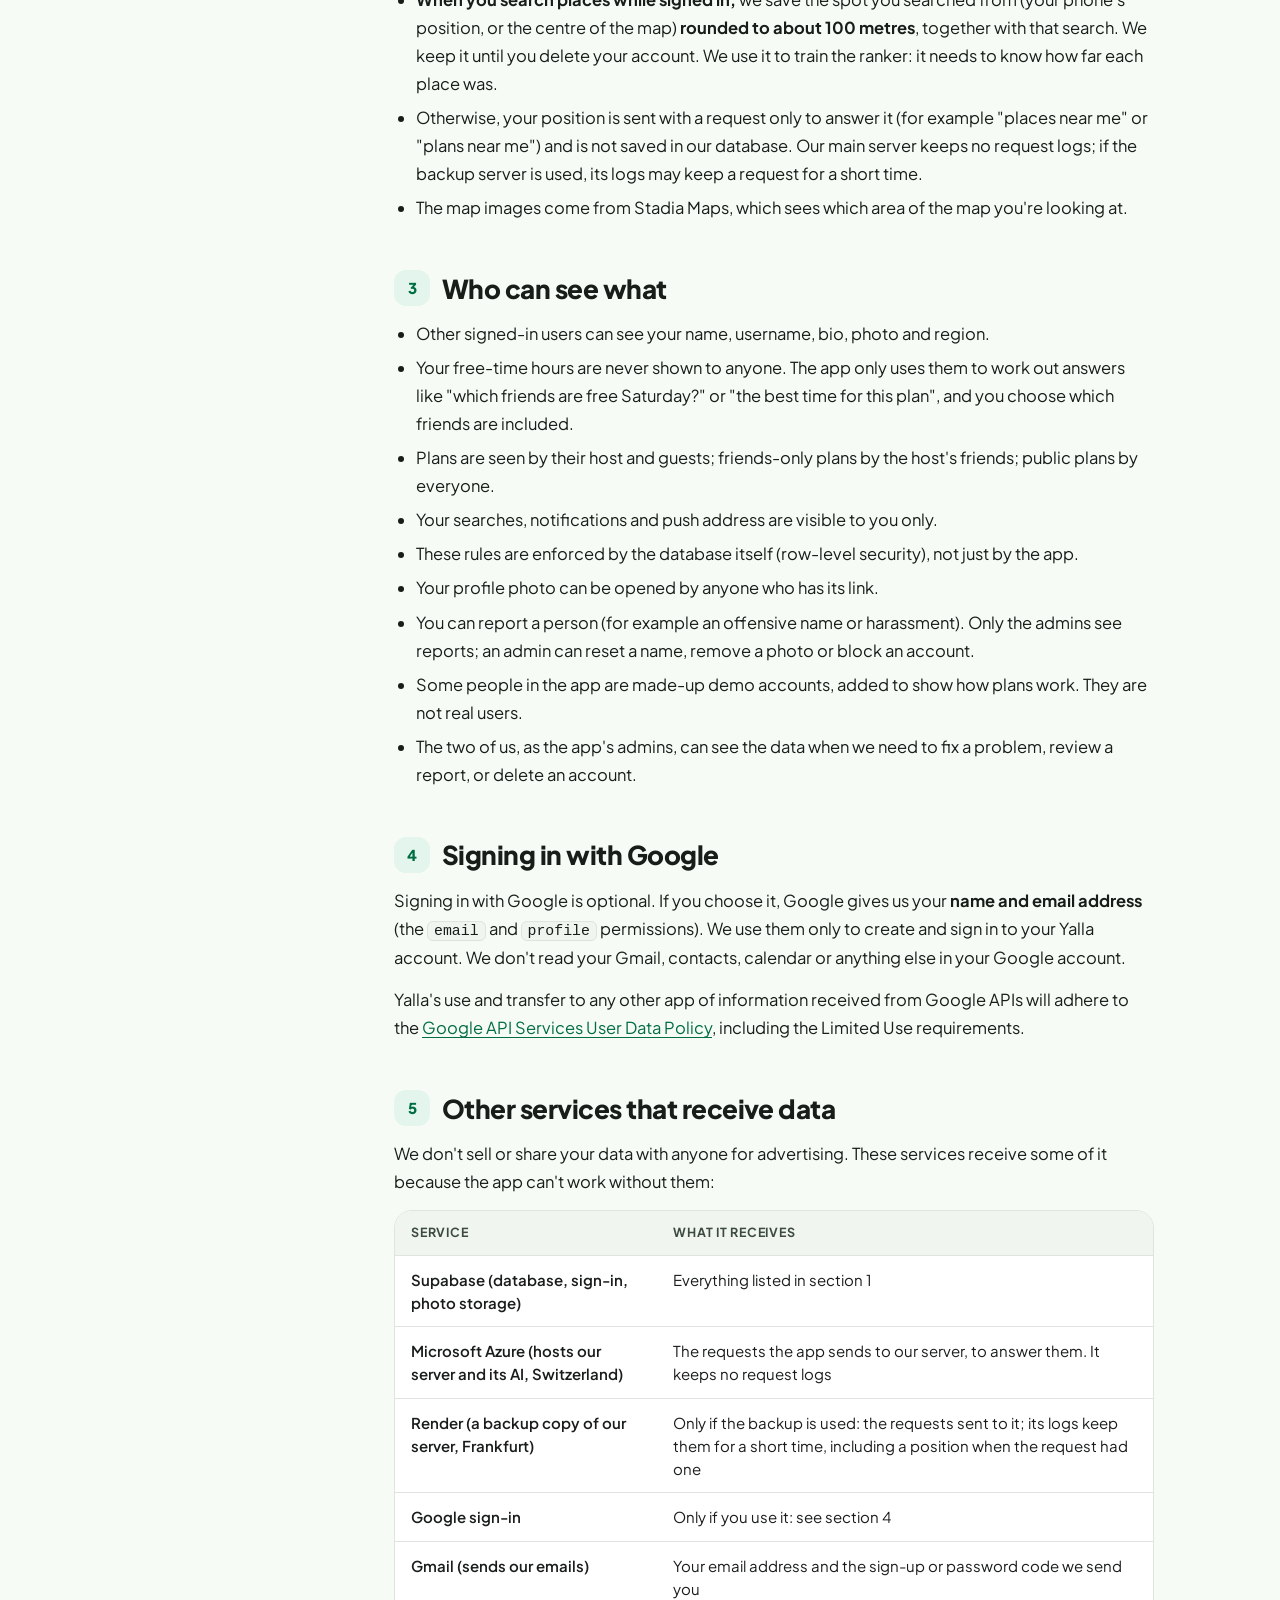
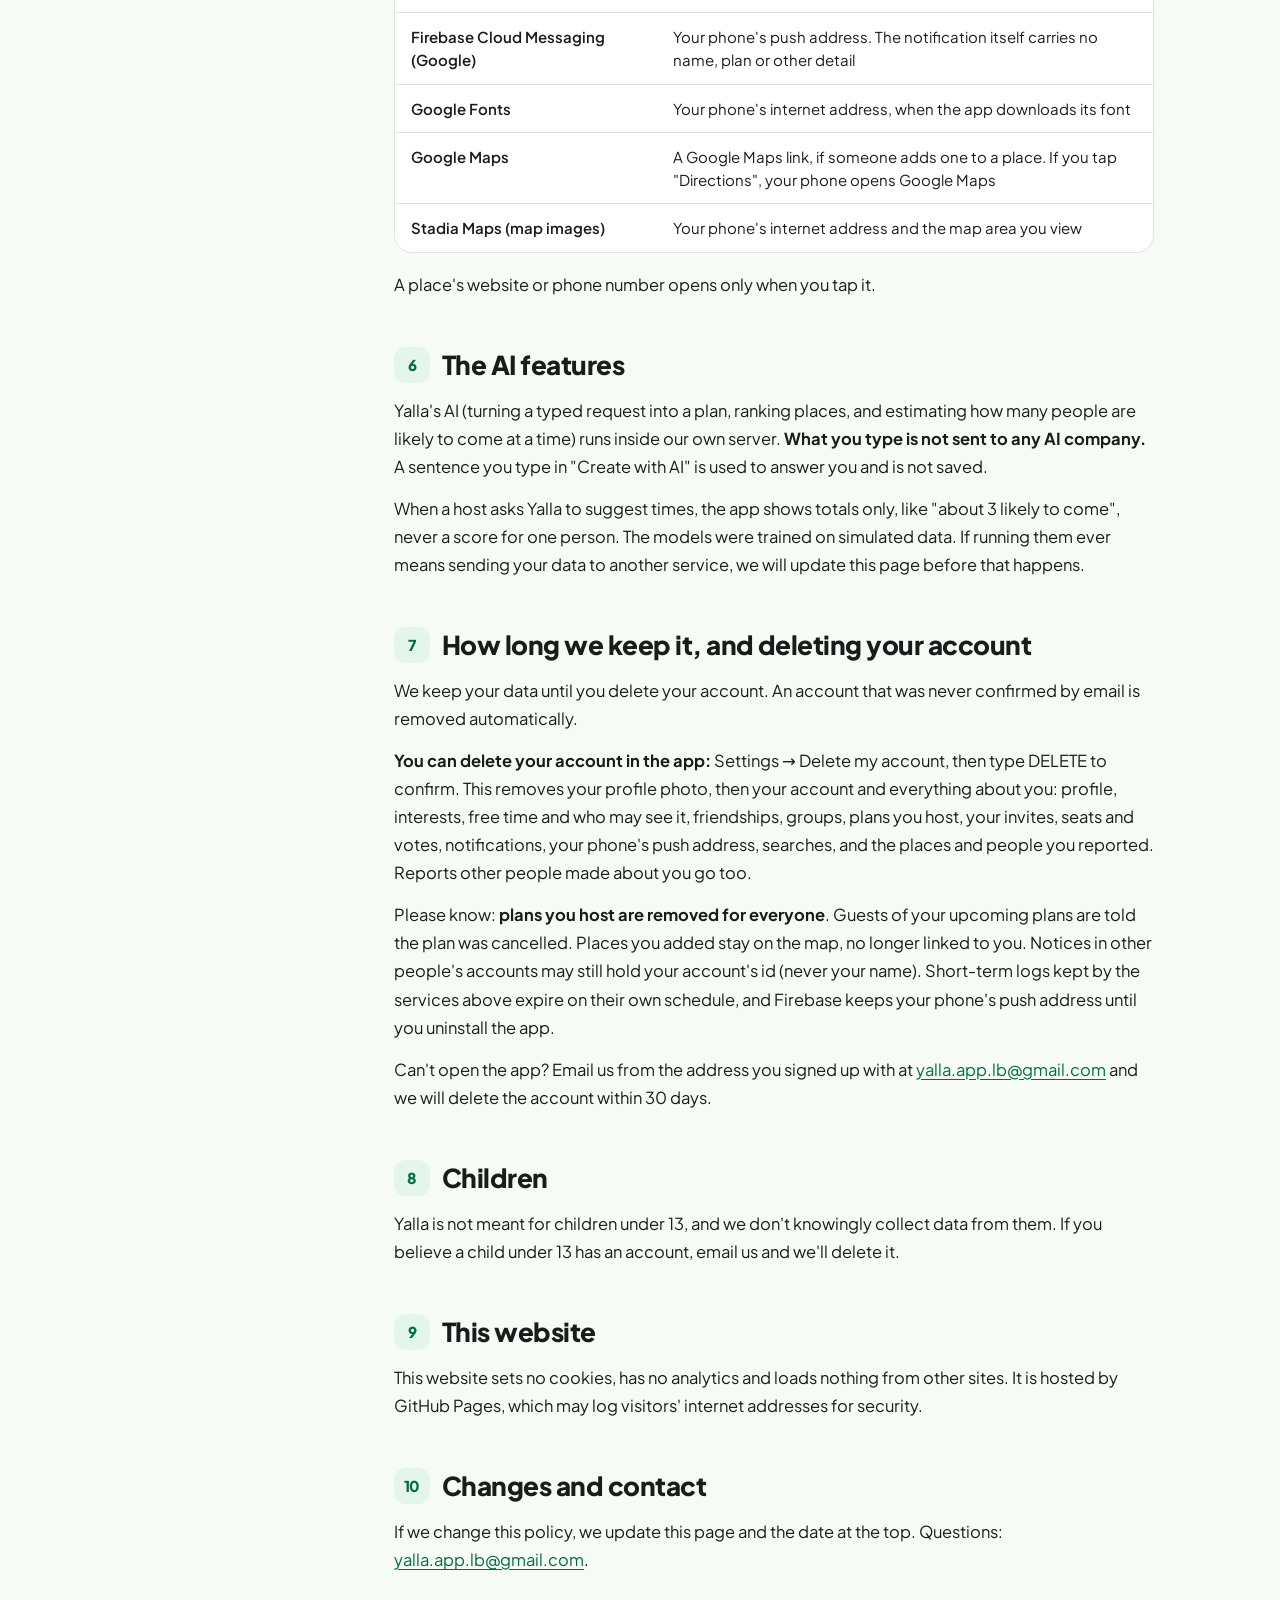
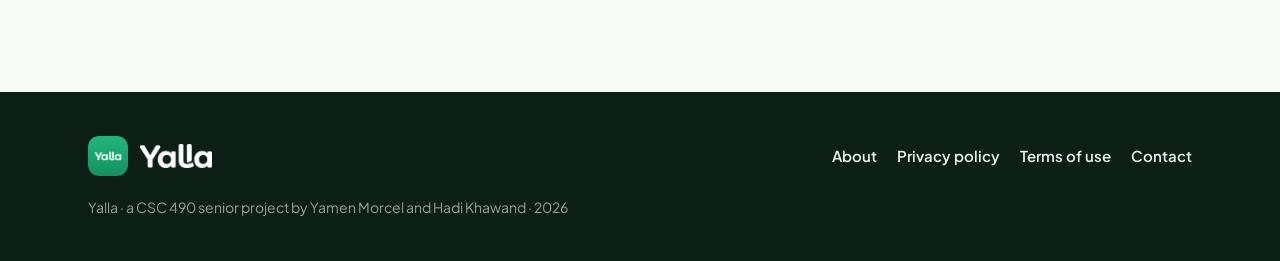
<file: privacy.html>
<!doctype html>
<html lang="en">
<head>
  <meta charset="utf-8">
  <meta name="viewport" content="width=device-width, initial-scale=1">
  <title>Privacy policy · Yalla</title>
  <meta name="description" content="What the Yalla app stores about you, who else receives it, and how to have it deleted.">
  <meta name="theme-color" content="#11935F">
  <link rel="icon" type="image/png" href="img/favicon.png">
  <link rel="apple-touch-icon" href="img/apple-touch-icon.png">
  <link rel="stylesheet" href="style.css">
</head>
<body>
  <svg width="0" height="0" style="position:absolute" aria-hidden="true">
    <symbol id="i-info" viewBox="0 0 24 24"><circle cx="12" cy="12" r="9"/><path d="M12 11v5"/><path d="M12 8h.01"/></symbol>
  </svg>
  <header class="top">
    <div class="wrap">
      <a class="brand" href="./" aria-label="Yalla home">
        <img src="img/icon-192.png" alt="" width="36" height="36">
        <picture class="wordmark">
          <source srcset="img/wordmark-mint.png" media="(prefers-color-scheme: dark)">
          <img src="img/wordmark-green.png" alt="" width="66" height="22">
        </picture>
      </a>
      <nav aria-label="Pages">
        <a href="./">About</a>
        <a href="privacy.html" aria-current="page">Privacy</a>
        <a href="terms.html">Terms</a>
      </nav>
    </div>
  </header>

  <section class="page-head">
    <div class="wrap">
      <h1>Privacy policy</h1>
      <p>Last updated: 22 November 2026</p>
    </div>
  </section>

  <main class="wrap doc">
    <nav class="toc" aria-label="On this page">
      <b>On this page</b>
      <ol>
        <li><a href="#what">What we store</a></li>
        <li><a href="#location">Your location</a></li>
        <li><a href="#who-sees">Who can see what</a></li>
        <li><a href="#google">Signing in with Google</a></li>
        <li><a href="#others">Other services that receive data</a></li>
        <li><a href="#ai">The AI features</a></li>
        <li><a href="#keep">How long we keep it, and deleting your account</a></li>
        <li><a href="#children">Children</a></li>
        <li><a href="#site">This website</a></li>
        <li><a href="#changes">Changes and contact</a></li>
      </ol>
    </nav>
    <article>

    <p>Yalla is a student project (CSC 490) by Yamen Morcel and Hadi Khawand. This page explains, in plain words, what
      the Yalla Android app stores about you, who else receives it, and how to have it deleted. "We" means the two of us.</p>

    <div class="note">
      <svg class="i" width="22" height="22"><use href="#i-info"/></svg>
      <div><p><strong>The short version:</strong> we store what the app needs to work (your account, your free time, your
        friends and plans, your searches). We don't show ads, we don't sell data, and we don't track your location in the
        background. You can delete your account in the app at any time.</p></div>
    </div>

    <h2 id="what"><span class="n">1</span>What we store</h2>
    <div class="table-wrap">
      <table>
        <thead><tr><th>What</th><th>Why</th></tr></thead>
        <tbody>
          <tr><td>Your email address and password (stored scrambled, never readable), or your Google account link</td><td>To sign you in</td></tr>
          <tr><td>Your name, username, region (a name like "Chouf", not a position), and an optional short bio and profile photo</td><td>So friends can find and recognise you</td></tr>
          <tr><td>Your interests</td><td>To suggest places you'd like</td></tr>
          <tr><td>Your weekly free time, its exceptions, and which friends may see it</td><td>To find a time that works for a group</td></tr>
          <tr><td>Your friends, friend requests and groups</td><td>To invite people to plans</td></tr>
          <tr><td>Plans you host or are invited to, your answers, seats, time votes, and whether you came</td><td>To run plans, and to learn who really shows up (this trains the attendance model)</td></tr>
          <tr><td>Your notifications, and your phone's push address</td><td>To tell you about invites and changes</td></tr>
          <tr><td>Your searches: the filters you chose, the spot you searched from (see <a href="#location">section 2</a>), the places shown and the one you picked</td><td>To train the place ranker</td></tr>
          <tr><td>Places you add, and places or people you report</td><td>To keep the map accurate and the app safe (an admin reviews them)</td></tr>
          <tr><td>Plans you hide from your list</td><td>So they stay hidden for you</td></tr>
        </tbody>
      </table>
    </div>
    <p>Everything is stored with Supabase, in its Frankfurt (EU) data centre.</p>

    <h2 id="location"><span class="n">2</span>Your location</h2>
    <ul>
      <li>The app asks for your location only while you use it, to show what's near you. It has no permission to read
        your location in the background.</li>
      <li><strong>When you search places while signed in,</strong> we save the spot you searched from (your phone's
        position, or the centre of the map) <strong>rounded to about 100 metres</strong>, together with that search. We
        keep it until you delete your account. We use it to train the ranker: it needs to know how far each place was.</li>
      <li>Otherwise, your position is sent with a request only to answer it (for example "places near me" or "plans near
        me") and is not saved in our database. Our main server keeps no request logs; if the backup server is used, its
        logs may keep a request for a short time.</li>
      <li>The map images come from Stadia Maps, which sees which area of the map you're looking at.</li>
    </ul>

    <h2 id="who-sees"><span class="n">3</span>Who can see what</h2>
    <ul>
      <li>Other signed-in users can see your name, username, bio, photo and region.</li>
      <li>Your free-time hours are never shown to anyone. The app only uses them to work out answers like "which
        friends are free Saturday?" or "the best time for this plan", and you choose which friends are included.</li>
      <li>Plans are seen by their host and guests; friends-only plans by the host's friends; public plans by everyone.</li>
      <li>Your searches, notifications and push address are visible to you only.</li>
      <li>These rules are enforced by the database itself (row-level security), not just by the app.</li>
      <li>Your profile photo can be opened by anyone who has its link.</li>
      <li>You can report a person (for example an offensive name or harassment). Only the admins see reports; an admin
        can reset a name, remove a photo or block an account.</li>
      <li>Some people in the app are made-up demo accounts, added to show how plans work. They are not real users.</li>
      <li>The two of us, as the app's admins, can see the data when we need to fix a problem, review a report, or delete an account.</li>
    </ul>

    <h2 id="google"><span class="n">4</span>Signing in with Google</h2>
    <p>Signing in with Google is optional. If you choose it, Google gives us your <strong>name and email
      address</strong> (the <code>email</code> and <code>profile</code> permissions). We use them only to create and
      sign in to your Yalla account. We don't read your Gmail, contacts, calendar or anything else in your Google account.</p>
    <p>Yalla's use and transfer to any other app of information received from Google APIs will adhere to the
      <a href="https://developers.google.com/terms/api-services-user-data-policy" rel="noopener">Google API Services
      User Data Policy</a>, including the Limited Use requirements.</p>

    <h2 id="others"><span class="n">5</span>Other services that receive data</h2>
    <p>We don't sell or share your data with anyone for advertising. These services receive some of it because the app
      can't work without them:</p>
    <div class="table-wrap">
      <table>
        <thead><tr><th>Service</th><th>What it receives</th></tr></thead>
        <tbody>
          <tr><td>Supabase (database, sign-in, photo storage)</td><td>Everything listed in section 1</td></tr>
          <tr><td>Microsoft Azure (hosts our server and its AI, Switzerland)</td><td>The requests the app sends to our server, to answer them. It keeps no request logs</td></tr>
          <tr><td>Render (a backup copy of our server, Frankfurt)</td><td>Only if the backup is used: the requests sent to it; its logs keep them for a short time, including a position when the request had one</td></tr>
          <tr><td>Google sign-in</td><td>Only if you use it: see section 4</td></tr>
          <tr><td>Gmail (sends our emails)</td><td>Your email address and the sign-up or password code we send you</td></tr>
          <tr><td>Firebase Cloud Messaging (Google)</td><td>Your phone's push address. The notification itself carries no name, plan or other detail</td></tr>
          <tr><td>Google Fonts</td><td>Your phone's internet address, when the app downloads its font</td></tr>
          <tr><td>Google Maps</td><td>A Google Maps link, if someone adds one to a place. If you tap "Directions", your phone opens Google Maps</td></tr>
          <tr><td>Stadia Maps (map images)</td><td>Your phone's internet address and the map area you view</td></tr>
        </tbody>
      </table>
    </div>
    <p>A place's website or phone number opens only when you tap it.</p>

    <h2 id="ai"><span class="n">6</span>The AI features</h2>
    <p>Yalla's AI (turning a typed request into a plan, ranking places, and estimating how many people are likely to
      come at a time) runs inside our own server. <strong>What you type is not sent to any AI company.</strong> A sentence
      you type in "Create with AI" is used to answer you and is not saved.</p>
    <p>When a host asks Yalla to suggest times, the app shows totals only, like "about 3 likely to come", never a score
      for one person. The models were trained on simulated data. If running them ever means sending your data to
      another service, we will update this page before that happens.</p>

    <h2 id="keep"><span class="n">7</span>How long we keep it, and deleting your account</h2>
    <p>We keep your data until you delete your account. An account that was never confirmed by email is removed
      automatically.</p>
    <p><strong>You can delete your account in the app:</strong> Settings → Delete my account, then type DELETE to
      confirm. This removes your profile photo, then your account and everything about you: profile, interests, free time
      and who may see it, friendships, groups, plans you host, your invites, seats and votes, notifications, your phone's
      push address, searches, and the places and people you reported. Reports other people made about you go too.</p>
    <p>Please know: <strong>plans you host are removed for everyone</strong>. Guests of your upcoming plans are told the
      plan was cancelled. Places you added stay on the map, no longer linked to you. Notices in other people's accounts
      may still hold your account's id (never your name). Short-term logs kept by the services above expire on their own
      schedule, and Firebase keeps your phone's push address until you uninstall the app.</p>
    <p>Can't open the app? Email us from the address you signed up with at
      <a href="mailto:yalla.app.lb@gmail.com">yalla.app.lb@gmail.com</a> and we will delete the account within 30 days.</p>

    <h2 id="children"><span class="n">8</span>Children</h2>
    <p>Yalla is not meant for children under 13, and we don't knowingly collect data from them. If you believe a child
      under 13 has an account, email us and we'll delete it.</p>

    <h2 id="site"><span class="n">9</span>This website</h2>
    <p>This website sets no cookies, has no analytics and loads nothing from other sites. It is hosted by GitHub Pages,
      which may log visitors' internet addresses for security.</p>

    <h2 id="changes"><span class="n">10</span>Changes and contact</h2>
    <p>If we change this policy, we update this page and the date at the top. Questions: <a
      href="mailto:yalla.app.lb@gmail.com">yalla.app.lb@gmail.com</a>.</p>
    </article>
  </main>

  <footer>
    <div class="wrap">
      <div class="foot-brand">
        <img src="img/icon-192.png" alt="" width="40" height="40">
        <img class="wordmark" src="img/wordmark.png" alt="" width="72" height="24">
      </div>
      <nav aria-label="Footer">
        <a href="./">About</a>
        <a href="privacy.html">Privacy policy</a>
        <a href="terms.html">Terms of use</a>
        <a href="mailto:yalla.app.lb@gmail.com">Contact</a>
      </nav>
      <small>Yalla · a CSC 490 senior project by Yamen Morcel and Hadi Khawand · 2026</small>
    </div>
  </footer>
</body>
</html>
</file>
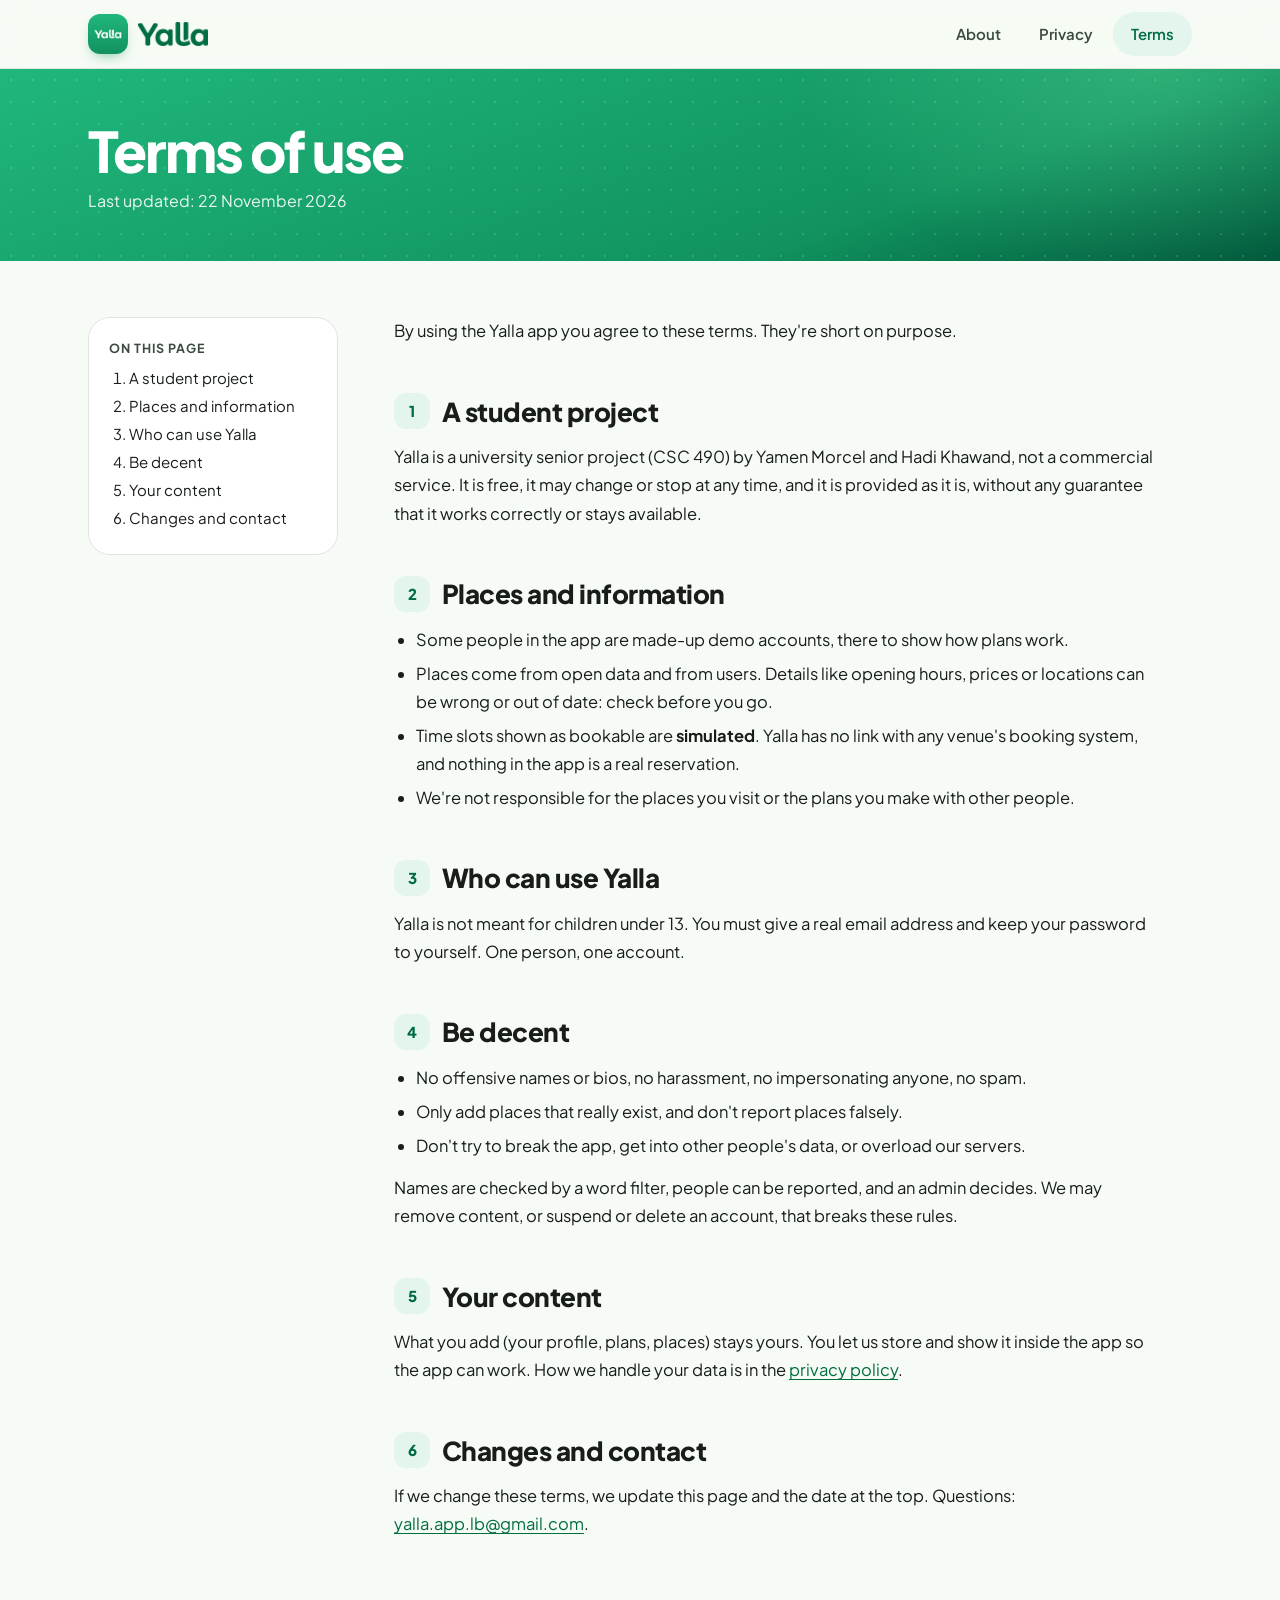
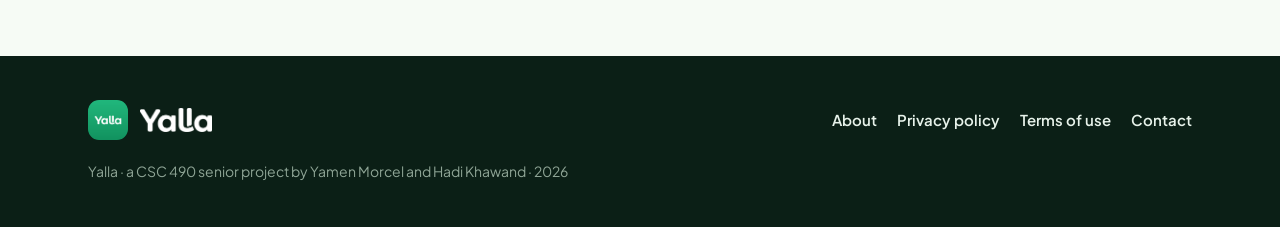
<file: terms.html>
<!doctype html>
<html lang="en">
<head>
  <meta charset="utf-8">
  <meta name="viewport" content="width=device-width, initial-scale=1">
  <title>Terms of use · Yalla</title>
  <meta name="description" content="The short rules for using Yalla, a student project.">
  <meta name="theme-color" content="#11935F">
  <link rel="icon" type="image/png" href="img/favicon.png">
  <link rel="apple-touch-icon" href="img/apple-touch-icon.png">
  <link rel="stylesheet" href="style.css">
</head>
<body>
  <svg width="0" height="0" style="position:absolute" aria-hidden="true">
    <symbol id="i-info" viewBox="0 0 24 24"><circle cx="12" cy="12" r="9"/><path d="M12 11v5"/><path d="M12 8h.01"/></symbol>
  </svg>
  <header class="top">
    <div class="wrap">
      <a class="brand" href="./" aria-label="Yalla home">
        <img src="img/icon-192.png" alt="" width="36" height="36">
        <picture class="wordmark">
          <source srcset="img/wordmark-mint.png" media="(prefers-color-scheme: dark)">
          <img src="img/wordmark-green.png" alt="" width="66" height="22">
        </picture>
      </a>
      <nav aria-label="Pages">
        <a href="./">About</a>
        <a href="privacy.html">Privacy</a>
        <a href="terms.html" aria-current="page">Terms</a>
      </nav>
    </div>
  </header>

  <section class="page-head">
    <div class="wrap">
      <h1>Terms of use</h1>
      <p>Last updated: 22 November 2026</p>
    </div>
  </section>

  <main class="wrap doc">
    <nav class="toc" aria-label="On this page">
      <b>On this page</b>
      <ol>
        <li><a href="#a-student-project">A student project</a></li>
        <li><a href="#places-and-information">Places and information</a></li>
        <li><a href="#who-can-use-yalla">Who can use Yalla</a></li>
        <li><a href="#be-decent">Be decent</a></li>
        <li><a href="#your-content">Your content</a></li>
        <li><a href="#changes-and-contact">Changes and contact</a></li>
      </ol>
    </nav>
    <article>

    <p>By using the Yalla app you agree to these terms. They're short on purpose.</p>

    <h2 id="a-student-project"><span class="n">1</span>A student project</h2>
    <p>Yalla is a university senior project (CSC 490) by Yamen Morcel and Hadi Khawand, not a commercial service. It is
      free, it may change or stop at any time, and it is provided as it is, without any guarantee that it works
      correctly or stays available.</p>

    <h2 id="places-and-information"><span class="n">2</span>Places and information</h2>
    <ul>
      <li>Some people in the app are made-up demo accounts, there to show how plans work.</li>
      <li>Places come from open data and from users. Details like opening hours, prices or locations can be wrong or
        out of date: check before you go.</li>
      <li>Time slots shown as bookable are <strong>simulated</strong>. Yalla has no link with any venue's booking
        system, and nothing in the app is a real reservation.</li>
      <li>We're not responsible for the places you visit or the plans you make with other people.</li>
    </ul>

    <h2 id="who-can-use-yalla"><span class="n">3</span>Who can use Yalla</h2>
    <p>Yalla is not meant for children under 13. You must give a real email address and keep your password to
      yourself. One person, one account.</p>

    <h2 id="be-decent"><span class="n">4</span>Be decent</h2>
    <ul>
      <li>No offensive names or bios, no harassment, no impersonating anyone, no spam.</li>
      <li>Only add places that really exist, and don't report places falsely.</li>
      <li>Don't try to break the app, get into other people's data, or overload our servers.</li>
    </ul>
    <p>Names are checked by a word filter, people can be reported, and an admin decides. We may remove content, or suspend or
      delete an account, that breaks these rules.</p>

    <h2 id="your-content"><span class="n">5</span>Your content</h2>
    <p>What you add (your profile, plans, places) stays yours. You let us store and show it inside the app so the app
      can work. How we handle your data is in the <a href="privacy.html">privacy policy</a>.</p>

    <h2 id="changes-and-contact"><span class="n">6</span>Changes and contact</h2>
    <p>If we change these terms, we update this page and the date at the top. Questions: <a
      href="mailto:yalla.app.lb@gmail.com">yalla.app.lb@gmail.com</a>.</p>
    </article>
  </main>

  <footer>
    <div class="wrap">
      <div class="foot-brand">
        <img src="img/icon-192.png" alt="" width="40" height="40">
        <img class="wordmark" src="img/wordmark.png" alt="" width="72" height="24">
      </div>
      <nav aria-label="Footer">
        <a href="./">About</a>
        <a href="privacy.html">Privacy policy</a>
        <a href="terms.html">Terms of use</a>
        <a href="mailto:yalla.app.lb@gmail.com">Contact</a>
      </nav>
      <small>Yalla · a CSC 490 senior project by Yamen Morcel and Hadi Khawand · 2026</small>
    </div>
  </footer>
</body>
</html>
</file>
<file: style.css>
/* Yalla's website. One stylesheet for About, Privacy and Terms.
   Colours: the app's YallaPalette (frontend/lib/core/theme/yalla_colors.dart) and the logo's gradient.
   Font: Plus Jakarta Sans, the app's font, served from this site (fonts/, OFL licence). Nothing loads from other sites. */

@font-face {
  font-family: "Plus Jakarta Sans";
  src: url(fonts/plus-jakarta-sans.woff2) format("woff2");
  font-weight: 200 800;
  font-style: normal;
  font-display: swap;
}

:root {
  --brand-a: #20B77C; --brand-b: #11935F; --brand-deep: #00573A; --mint: #7DFAB6;

  --bg: #F6FBF5; --surface: #FFFFFF; --raised: #FFFFFF; --low: #F0F5EF;
  --text: #181D1A; --muted: #3D4A41; --border: #DFE4DE;
  --primary: #006D43; --accent: #006D43; --soft: #E3F5EC; --link: #006D43;
  --btn: #006D43; --btn-text: #FFFFFF; --focus: #006D43;
  --free: #1DAA6E; --busy: #EEF2ED;
  --band: #0B3B27; --band-text: #F1FBF5; --band-muted: #C4E6D3; --band-card: #114A32; --band-line: #1F6346;
  --header-bg: rgba(246, 251, 245, 0.85);
  --shadow: 0 30px 60px -30px rgba(0, 77, 47, .40), 0 8px 20px -12px rgba(0, 77, 47, .18);
  --map: #E6F1E7; --road: #FFFFFF; --road2: #F3F8F2; --sea: #CBE7F0; --park: #C9EBD3;
  color-scheme: light;
}

@media (prefers-color-scheme: dark) {
  :root {
    --bg: #0F1512; --surface: #1A211D; --raised: #202924; --low: #161D19;
    --text: #DFE4DE; --muted: #BDCABF; --border: #3D4A41;
    --primary: #17905A; --accent: #9FF2C4; --soft: #1C3328; --link: #9FF2C4;
    --btn: #9FF2C4; --btn-text: #0F1512; --focus: #9FF2C4;
    --free: #17905A; --busy: #252F29;
    --band: #142019; --band-text: #E8F3EC; --band-muted: #BDCABF; --band-card: #1A211D; --band-line: #3D4A41;
    --header-bg: rgba(15, 21, 18, 0.85);
    --shadow: 0 30px 60px -30px rgba(0, 0, 0, .7), 0 0 0 1px #3D4A41;
    --map: #17211C; --road: #26332C; --road2: #1D2822; --sea: #11303A; --park: #1B3A2A;
    color-scheme: dark;
  }
}

/* ---------- base ---------- */
* { box-sizing: border-box; }
html { -webkit-text-size-adjust: 100%; scroll-behavior: smooth; scroll-padding-top: 84px; }
@media (prefers-reduced-motion: reduce) { html { scroll-behavior: auto; } }
body {
  margin: 0; background: var(--bg); color: var(--text); overflow-x: hidden;
  font: 16px/1.6 "Plus Jakarta Sans", ui-sans-serif, system-ui, -apple-system, "Segoe UI", Roboto, sans-serif;
  -webkit-font-smoothing: antialiased; overflow-wrap: break-word;
}
h1, h2, h3, p, ul, ol { margin: 0; }
a { color: var(--link); text-underline-offset: 3px; }
:focus-visible { outline: 3px solid var(--focus); outline-offset: 3px; border-radius: 10px; }
img { max-width: 100%; }
svg { flex-shrink: 0; }
.i { fill: none; stroke: currentColor; stroke-width: 2.2; stroke-linecap: round; stroke-linejoin: round; }

.wrap { width: 100%; max-width: 1200px; margin: 0 auto; padding: 0 20px; }
@media (min-width: 860px) { .wrap { padding: 0 48px; } }

.eyebrow { display: inline-flex; align-items: center; gap: 8px; font-size: 13px; font-weight: 700; letter-spacing: .08em; text-transform: uppercase; color: var(--accent); }
.eyebrow .dot { width: 8px; height: 8px; border-radius: 50%; background: currentColor; }
.h2 { font-size: 32px; line-height: 1.08; font-weight: 800; letter-spacing: -.025em; text-wrap: balance; }
.sub { font-size: 17px; color: var(--muted); max-width: 640px; }
.sec { padding: 72px 0; }
.sec.flush { padding-top: 0; }
.sec-head { display: flex; flex-direction: column; gap: 14px; margin-bottom: 36px; }
@media (min-width: 860px) {
  .h2 { font-size: 52px; }
  .sub { font-size: 19px; }
  .sec { padding: 104px 0; }
  .sec-head { margin-bottom: 48px; }
}

/* avatars (the app's avatar colours) */
.av { width: 30px; height: 30px; border-radius: 50%; display: grid; place-items: center; font-size: 11px; font-weight: 800; color: #FFFFFF; flex: none; }
.a1 { background: #B4532A; } .a2 { background: #2F5FC4; } .a3 { background: #0E7C7B; }
.a4 { background: #6D3FD0; } .a5 { background: #A33D6E; } .a6 { background: #835500; } .a7 { background: #006D43; }
.stack { display: flex; }
.stack .av { margin-left: -8px; border: 2px solid var(--raised); }
.stack .av:first-child { margin-left: 0; }

/* ---------- header ---------- */
.top {
  position: sticky; top: 0; z-index: 20; background: var(--header-bg);
  -webkit-backdrop-filter: saturate(1.6) blur(14px); backdrop-filter: saturate(1.6) blur(14px);
  border-bottom: 1px solid var(--border);
}
.top .wrap { display: flex; align-items: center; justify-content: space-between; gap: 12px; height: 68px; }
.brand { display: flex; align-items: center; gap: 10px; text-decoration: none; color: var(--text); }
.brand > img { width: 40px; height: 40px; border-radius: 12px; box-shadow: 0 6px 14px -6px rgba(17, 147, 95, .6); }
.wordmark { display: block; line-height: 0; }
.wordmark img { display: block; width: 70px; height: auto; }
.top nav { display: flex; gap: 2px; }
.top nav a {
  display: inline-flex; align-items: center; min-height: 44px; padding: 0 12px; border-radius: 999px;
  font-size: 15px; font-weight: 600; text-decoration: none; color: var(--muted);
}
.top nav a:hover { background: var(--soft); color: var(--text); }
.top nav a[aria-current="page"] { background: var(--soft); color: var(--accent); }
@media (min-width: 860px) { .top nav a { padding: 0 18px; } }
@media (max-width: 350px) { .top .wordmark { display: none; } }

/* ---------- buttons ---------- */
.btn {
  display: inline-flex; align-items: center; justify-content: center; gap: 8px; min-height: 52px; padding: 0 24px;
  border-radius: 999px; font-weight: 700; font-size: 16px; text-decoration: none; transition: transform .15s;
}
.btn:hover { transform: translateY(-1px); }
.btn-white { background: #FFFFFF; color: #00512F; box-shadow: 0 10px 24px -10px rgba(0, 30, 18, .6); }
.btn-ghost { color: #FFFFFF; border: 1.5px solid rgba(255, 255, 255, .5); }
.btn-ghost:hover { background: rgba(255, 255, 255, .1); }

/* ---------- hero: the logo's green, with app screens ---------- */
.hero {
  position: relative; overflow: hidden; color: #FFFFFF;
  background:
    radial-gradient(640px 400px at 88% 8%, rgba(125, 250, 182, .28), transparent 70%),
    radial-gradient(560px 440px at 0% 100%, rgba(0, 60, 38, .45), transparent 70%),
    linear-gradient(160deg, var(--brand-a), var(--brand-b) 58%, var(--brand-deep));
}
.hero::before {
  content: ""; position: absolute; inset: 0; pointer-events: none;
  background-image: radial-gradient(rgba(255, 255, 255, .16) 1.2px, transparent 1.3px); background-size: 22px 22px;
  -webkit-mask-image: linear-gradient(to bottom, #000, transparent 92%); mask-image: linear-gradient(to bottom, #000, transparent 92%);
}
.hero .wrap { position: relative; display: grid; gap: 48px; align-items: center; padding-top: 48px; padding-bottom: 72px; }
.hero-copy { display: flex; flex-direction: column; gap: 22px; align-items: flex-start; min-width: 0; }
.hero-logo { width: min(210px, 56vw); height: auto; filter: drop-shadow(0 6px 16px rgba(0, 40, 24, .25)); }
.chip {
  display: inline-flex; align-items: center; gap: 8px; padding: 6px 14px; border-radius: 999px;
  background: rgba(255, 255, 255, .14); border: 1px solid rgba(255, 255, 255, .24); font-size: 14px; font-weight: 700;
}
.chip i { width: 8px; height: 8px; border-radius: 50%; background: var(--mint); box-shadow: 0 0 0 4px rgba(125, 250, 182, .25); }
.display { font-size: 46px; line-height: 1; font-weight: 800; letter-spacing: -.04em; text-wrap: balance; }
.display em { font-style: normal; color: var(--mint); }
.lede { font-size: 18px; color: rgba(255, 255, 255, .92); max-width: 560px; }
.lede b { color: #FFFFFF; }
.cta { display: flex; flex-wrap: wrap; gap: 12px; }
.fine { font-size: 14px; color: rgba(255, 255, 255, .88); display: flex; flex-wrap: wrap; gap: 6px 16px; }
.fine span { display: inline-flex; align-items: center; gap: 7px; }
.fine i { width: 6px; height: 6px; border-radius: 50%; background: var(--mint); }

.art { position: relative; height: 600px; width: 100%; max-width: 520px; margin: 0 auto; }
.phone {
  position: absolute; width: 262px; aspect-ratio: 390 / 844; border-radius: 40px; background: #0E1310; padding: 9px;
  box-shadow: 0 40px 80px -30px rgba(0, 20, 12, .7), 0 0 0 1px rgba(255, 255, 255, .08);
}
.phone img { display: block; width: 100%; height: 100%; border-radius: 31px; object-fit: cover; object-position: top; }
.phone.front { left: 50%; top: 0; transform: translateX(-38%); z-index: 2; }
.phone.back { left: 50%; top: 50px; transform: translateX(-104%) rotate(-6deg); width: 220px; z-index: 1; }
.float {
  position: absolute; z-index: 3; background: var(--raised); color: var(--text); border: 1px solid var(--border);
  border-radius: 20px; padding: 14px; box-shadow: var(--shadow); display: flex; flex-direction: column; gap: 9px;
}
.f1 { right: -4px; top: 70px; width: 196px; }
.f2 { left: -4px; bottom: 30px; width: 190px; }
.f-t { font-size: 12.5px; font-weight: 800; letter-spacing: -.01em; }
.f-s { font-size: 11.5px; font-weight: 700; color: var(--accent); }
.fr { display: flex; align-items: center; justify-content: space-between; gap: 8px; }
.yes, .no { display: inline-flex; align-items: center; gap: 4px; min-height: 22px; padding: 0 8px; border-radius: 999px; font-size: 11px; font-weight: 800; }
.yes { background: var(--soft); color: var(--accent); }
.no { background: var(--busy); color: var(--muted); }
.vote { display: flex; flex-direction: column; gap: 4px; }
.vote-l { display: flex; justify-content: space-between; font-size: 11.5px; font-weight: 700; }
.vote-l span:last-child { color: var(--muted); }
.bar { height: 8px; border-radius: 4px; background: var(--busy); overflow: hidden; }
.bar b { display: block; height: 100%; border-radius: 4px; background: var(--free); }
.bar.lo b { background: var(--muted); opacity: .45; }
.bob { animation: bob 5s ease-in-out infinite; }
.bob2 { animation: bob 6s ease-in-out -2s infinite; }
@keyframes bob { 0%, 100% { transform: translateY(0); } 50% { transform: translateY(-6px); } }
@media (prefers-reduced-motion: reduce) { .bob, .bob2 { animation: none; } }

@media (min-width: 860px) {
  .hero .wrap { grid-template-columns: minmax(0, 1.05fr) minmax(0, .95fr); gap: 40px; padding-top: 72px; padding-bottom: 104px; }
  .display { font-size: 84px; }
  .lede { font-size: 20px; }
  .art { height: 660px; }
  .phone { width: 290px; }
  .phone.back { width: 240px; top: 60px; }
}
@media (max-width: 420px) {
  .art { height: 520px; }
  .phone { width: 226px; }
  .phone.back { width: 186px; }
  .f1 { width: 170px; right: -6px; top: 56px; }
  .f2 { width: 168px; left: -6px; bottom: 16px; }
}

/* ---------- the problem ---------- */
.duo { display: grid; grid-template-columns: minmax(0, 1fr); gap: 20px; align-items: stretch; }
.panel { background: var(--surface); border: 1px solid var(--border); border-radius: 28px; padding: 22px; display: flex; flex-direction: column; gap: 16px; min-width: 0; }
.tag { align-self: flex-start; display: inline-flex; align-items: center; min-height: 28px; padding: 0 12px; border-radius: 999px; font-size: 12.5px; font-weight: 700; background: var(--busy); color: var(--muted); }
.tag.g { background: var(--soft); color: var(--accent); }
.chat { display: flex; flex-direction: column; gap: 8px; }
.bub { max-width: 80%; padding: 9px 14px; border-radius: 18px; border-bottom-left-radius: 6px; font-size: 14.5px; font-weight: 500; background: var(--busy); }
.bub small { display: block; font-size: 11px; font-weight: 700; color: var(--muted); }
.bub.me { align-self: flex-end; background: var(--soft); border-radius: 18px; border-bottom-right-radius: 6px; }
.sys { align-self: center; font-size: 13px; font-weight: 700; color: var(--muted); padding: 8px 14px; border: 1.5px dashed var(--border); border-radius: 999px; margin-top: 6px; text-align: center; }
.who { display: flex; flex-direction: column; gap: 8px; }
.who-h { font-size: 13px; font-weight: 700; color: var(--muted); }
.who-r { display: flex; align-items: center; gap: 10px; padding: 8px 12px; border-radius: 14px; background: var(--low); border: 1px solid var(--border); font-size: 14.5px; font-weight: 600; }
.who-r .yes, .who-r .no { margin-left: auto; font-size: 12px; min-height: 26px; padding: 0 10px; }
.verdict { display: flex; flex-wrap: wrap; align-items: center; justify-content: space-between; gap: 12px; padding: 14px 16px; border-radius: 18px; background: var(--soft); }
.verdict p { font-size: 15px; font-weight: 700; }
.verdict p span { display: block; font-size: 13px; font-weight: 600; color: var(--muted); }
.fake-btn { display: inline-flex; align-items: center; min-height: 40px; padding: 0 16px; border-radius: 999px; background: var(--btn); color: var(--btn-text); font-size: 13.5px; font-weight: 700; }
.vs { display: none; }
@media (min-width: 860px) {
  .duo { grid-template-columns: minmax(0, 1fr) 64px minmax(0, 1fr); gap: 0; }
  .panel { padding: 30px; }
  .vs { display: grid; place-items: center; }
  .vs span { width: 48px; height: 48px; border-radius: 50%; background: var(--surface); border: 1px solid var(--border); display: grid; place-items: center; color: var(--accent); }
}

/* ---------- features, each with an app screen ---------- */
.bento { display: grid; grid-template-columns: minmax(0, 1fr); gap: 20px; }
.card {
  background: var(--surface); border: 1px solid var(--border); border-radius: 28px; padding: 26px 26px 0;
  display: flex; flex-direction: column; gap: 12px; min-width: 0; overflow: hidden;
}
.card h3 { font-size: 22px; line-height: 1.2; font-weight: 800; letter-spacing: -.02em; }
.card p { font-size: 15.5px; color: var(--muted); }
.num { font-size: 13px; font-weight: 800; color: var(--accent); letter-spacing: .04em; }
.chips { display: flex; flex-wrap: wrap; gap: 8px; margin-top: 4px; }
.chip2 { display: inline-flex; align-items: center; gap: 7px; min-height: 32px; padding: 0 12px; border-radius: 999px; border: 1px solid var(--border); background: var(--bg); font-size: 13px; font-weight: 600; }
.chip2 i { width: 10px; height: 10px; border-radius: 50%; }
/* the drawings inside cards 01-04 */
.card { padding-bottom: 26px; }
.viz { margin-top: auto; padding-top: 8px; display: flex; flex-direction: column; gap: 14px; }
.row { display: flex; align-items: center; gap: 8px; }
.row.spread { justify-content: space-between; margin-top: 4px; }
.strip { position: relative; height: 120px; border-radius: 20px; overflow: hidden; background: var(--map); }
.strip svg { position: absolute; inset: 0; width: 100%; height: 100%; }
.m-land { fill: var(--map); } .m-sea { fill: var(--sea); } .m-park { fill: var(--park); }
.m-road { fill: none; stroke: var(--road); stroke-width: 7; stroke-linecap: round; }
.m-road2 { fill: none; stroke: var(--road2); stroke-width: 3.5; stroke-linecap: round; }
.pin-b { stroke: #FFFFFF; stroke-width: 2; } .pin-c { fill: #FFFFFF; }
.c-food { fill: #FF7043; } .c-out { fill: #1DAA6E; } .c-sport { fill: #29B6F6; } .c-fun { fill: #AB47BC; }
.c-cul { fill: #FFA726; } .c-night { fill: #7E57C2; } .c-shop { fill: #EC407A; }
.week { display: grid; grid-template-columns: repeat(7, minmax(0, 1fr)); gap: 5px; }
.wd { font-size: 11px; font-weight: 700; color: var(--muted); text-align: center; }
.wc { height: 20px; border-radius: 5px; background: var(--busy); }
.wc.f { background: var(--free); }
.share { display: flex; flex-direction: column; gap: 8px; }
.tog { display: flex; align-items: center; justify-content: space-between; font-size: 14px; font-weight: 600; padding: 8px 12px; border-radius: 14px; background: var(--bg); border: 1px solid var(--border); }
.tog .av { width: 26px; height: 26px; font-size: 10px; }
.sw { width: 36px; height: 22px; border-radius: 999px; background: var(--free); position: relative; flex: none; }
.sw::after { content: ""; position: absolute; top: 3px; right: 3px; width: 16px; height: 16px; border-radius: 50%; background: #FFFFFF; }
.sw.off { background: var(--border); }
.sw.off::after { right: auto; left: 3px; }
.mini { gap: 10px; }
.mini-h { display: flex; align-items: center; justify-content: space-between; gap: 8px; font-size: 13px; font-weight: 700; }
.mini-h span, .seats-left { color: var(--muted); font-weight: 600; font-size: 12.5px; }
.came { gap: 8px; }
.cr { display: flex; align-items: center; gap: 10px; padding: 8px 12px; border-radius: 14px; background: var(--bg); border: 1px solid var(--border); font-size: 14px; font-weight: 600; }
.cr .st { margin-left: auto; display: inline-flex; align-items: center; gap: 6px; font-size: 12.5px; font-weight: 700; color: var(--accent); }
.cr .st.no { color: var(--muted); }
@media (min-width: 860px) {
  .bento { grid-template-columns: repeat(12, minmax(0, 1fr)); }
  .s7 { grid-column: span 7; } .s5 { grid-column: span 5; }
  .card { padding: 32px; }
}

/* ---------- the AI band ---------- */
.band { background: var(--band); color: var(--band-text); border-radius: 36px; margin: 0 12px; padding: 64px 0; position: relative; overflow: hidden; }
.band::after { content: ""; position: absolute; inset: 0; pointer-events: none; background: radial-gradient(700px 400px at 100% 0%, rgba(32, 183, 124, .22), transparent 70%); }
.band .wrap { position: relative; z-index: 1; }
.band .h2 { color: var(--band-text); }
.band .sub { color: var(--band-muted); }
.band .eyebrow { color: var(--mint); }
.wip { display: inline-flex; align-items: center; gap: 7px; min-height: 28px; padding: 0 12px; border-radius: 999px; font-size: 12.5px; font-weight: 800; background: #FFE6A8; color: #5A3A00; align-self: flex-start; }
.wip::before { content: ""; width: 7px; height: 7px; border-radius: 50%; background: #B26B00; }
.live { display: inline-flex; align-items: center; gap: 7px; min-height: 28px; padding: 0 12px; border-radius: 999px; font-size: 12.5px; font-weight: 800; background: #CFF7E2; color: #0B3B27; align-self: flex-start; }
.live::before { content: ""; width: 7px; height: 7px; border-radius: 50%; background: #1DAA6E; }
.ai-grid { display: grid; grid-template-columns: minmax(0, 1fr); gap: 18px; }
.ai { background: var(--band-card); border: 1px solid var(--band-line); border-radius: 26px; padding: 24px; display: flex; flex-direction: column; gap: 14px; min-width: 0; }
.ai h3 { font-size: 20px; font-weight: 800; letter-spacing: -.015em; }
.ai p { font-size: 15px; color: var(--band-muted); }
.ai .num { color: var(--mint); }
.ai-viz { margin-top: auto; border-radius: 18px; background: rgba(0, 0, 0, .2); padding: 14px; display: flex; flex-direction: column; gap: 10px; }
.q { font-size: 14px; font-weight: 600; padding: 9px 13px; border-radius: 14px; background: #FFFFFF; color: #181D1A; align-self: flex-start; }
.arrow { font-size: 12px; font-weight: 700; color: var(--band-muted); }
.slot { display: inline-flex; align-items: center; gap: 6px; min-height: 28px; padding: 0 10px; border-radius: 8px; font-size: 12.5px; font-weight: 700; background: rgba(125, 250, 182, .14); color: #C9FBDF; border: 1px solid rgba(125, 250, 182, .35); }
.slot em { font-style: normal; font-weight: 600; color: var(--band-muted); }
.rk { display: flex; align-items: center; gap: 10px; font-size: 13.5px; font-weight: 600; }
.rk b { width: 24px; height: 24px; border-radius: 8px; display: grid; place-items: center; font-size: 12px; background: rgba(255, 255, 255, .1); }
.rk:first-child b { background: var(--mint); color: #0B3B27; }
.rk i { width: 9px; height: 9px; border-radius: 50%; margin-left: auto; }
.pr { display: flex; align-items: center; gap: 10px; font-size: 12.5px; font-weight: 700; }
.pr .bar { flex: 1; background: rgba(255, 255, 255, .1); }
.pr .bar b { background: var(--mint); }
.pr .lbl { width: 62px; text-align: right; color: var(--band-muted); }
@media (min-width: 860px) {
  .band { margin: 0 24px; padding: 104px 0; }
  .ai-grid { grid-template-columns: repeat(3, minmax(0, 1fr)); }
}

/* ---------- honest note ---------- */
.honest { display: grid; grid-template-columns: minmax(0, 1fr); gap: 16px; }
.hn { display: flex; gap: 16px; align-items: flex-start; padding: 22px; border-radius: 24px; background: var(--surface); border: 1px solid var(--border); }
.hn-i { width: 44px; height: 44px; border-radius: 14px; display: grid; place-items: center; flex: none; }
.hn-i.r { background: #D8F3E4; color: #0B5A36; }
.hn-i.s { background: #FFEBC7; color: #6E4300; }
.hn-i.n { background: #E7EAE6; color: #3D4A41; }
.hn h3 { font-size: 17px; font-weight: 800; margin-bottom: 4px; }
.hn p { font-size: 15px; color: var(--muted); }
@media (min-width: 860px) { .honest { grid-template-columns: repeat(3, minmax(0, 1fr)); } .hn { flex-direction: column; } }

/* ---------- team ---------- */
.team { display: grid; grid-template-columns: minmax(0, 1fr); gap: 20px; }
.person { background: var(--surface); border: 1px solid var(--border); border-radius: 28px; padding: 26px; display: flex; flex-direction: column; gap: 18px; }
.p-head { display: flex; align-items: center; gap: 16px; }
.p-av { position: relative; width: 64px; height: 76px; flex: none; }
.p-av svg { position: absolute; inset: 0; width: 100%; height: 100%; }
.p-av span { position: absolute; left: 0; right: 0; top: 15px; text-align: center; font-size: 19px; font-weight: 800; color: #FFFFFF; }
.p-name { font-size: 22px; font-weight: 800; letter-spacing: -.02em; line-height: 1.2; }
.p-role { font-size: 14px; font-weight: 700; color: var(--accent); }
.built { list-style: none; padding: 0; display: flex; flex-direction: column; gap: 9px; }
.built li { position: relative; padding-left: 22px; font-size: 15px; color: var(--muted); }
.built li::before { content: ""; position: absolute; left: 2px; top: 8px; width: 9px; height: 9px; border-radius: 50% 50% 50% 0; transform: rotate(-45deg); background: var(--free); }
.p-links { display: flex; flex-wrap: wrap; gap: 10px; padding-top: 16px; border-top: 1px solid var(--border); margin-top: auto; }
.pl { display: inline-flex; align-items: center; gap: 8px; min-height: 44px; padding: 0 16px; border-radius: 999px; border: 1.5px solid var(--border); font-size: 14.5px; font-weight: 700; text-decoration: none; color: var(--text); }
.pl:hover { border-color: var(--primary); background: var(--soft); }
.foot-note { font-size: 14px; color: var(--muted); margin-top: 18px; display: flex; align-items: center; gap: 8px; flex-wrap: wrap; }
.foot-note .wip { min-height: 24px; font-size: 11.5px; }
@media (min-width: 860px) { .team { grid-template-columns: repeat(2, minmax(0, 1fr)); } .person { padding: 34px; } }

/* ---------- contact ---------- */
.contact {
  border-radius: 36px; color: #FFFFFF; padding: 44px 24px; position: relative; overflow: hidden;
  display: flex; flex-direction: column; gap: 18px; align-items: flex-start;
  background: radial-gradient(420px 240px at 100% 0%, rgba(125, 250, 182, .3), transparent 70%), linear-gradient(135deg, var(--brand-a), var(--brand-b) 60%, var(--brand-deep));
}
.contact h2 { font-size: 32px; line-height: 1.08; font-weight: 800; letter-spacing: -.025em; max-width: 600px; position: relative; }
.contact p { font-size: 17px; color: #E3F7EC; max-width: 520px; position: relative; }
.contact .eyebrow { color: var(--mint); position: relative; }
.contact .btn { position: relative; word-break: break-all; }
.contact .pins { position: absolute; right: -20px; bottom: -30px; width: 300px; height: 220px; }
@media (min-width: 860px) {
  .contact { padding: 72px 64px; }
  .contact h2 { font-size: 52px; }
  .contact .pins { width: 460px; height: 340px; right: 20px; bottom: -40px; }
}

/* ---------- document pages (Privacy, Terms) ---------- */
.page-head {
  position: relative; overflow: hidden; color: #FFFFFF; padding: 52px 0 48px;
  background: radial-gradient(500px 300px at 90% 0%, rgba(125, 250, 182, .25), transparent 70%), linear-gradient(160deg, var(--brand-a), var(--brand-b) 70%, var(--brand-deep));
}
.page-head::before { content: ""; position: absolute; inset: 0; background-image: radial-gradient(rgba(255, 255, 255, .14) 1.2px, transparent 1.3px); background-size: 22px 22px; }
.page-head .wrap { position: relative; }
.page-head h1 { margin: 0 0 8px; font-size: clamp(34px, 6vw, 56px); line-height: 1.05; font-weight: 800; letter-spacing: -.035em; }
.page-head p { color: rgba(255, 255, 255, .9); }

.doc { display: grid; gap: 32px; padding-top: 40px; padding-bottom: 80px; }
@media (min-width: 960px) { .doc { grid-template-columns: 250px minmax(0, 1fr); gap: 56px; padding-top: 56px; padding-bottom: 104px; } }
.toc { align-self: start; padding: 20px; border-radius: 22px; background: var(--surface); border: 1px solid var(--border); }
@media (min-width: 960px) { .toc { position: sticky; top: 92px; } }
.toc b { display: block; margin-bottom: 8px; font-size: 12.5px; letter-spacing: .08em; text-transform: uppercase; color: var(--muted); }
.toc ol { padding-left: 20px; font-size: 15px; }
.toc li { margin-bottom: 4px; }
.toc a { color: var(--text); text-decoration: none; }
.toc a:hover { color: var(--link); text-decoration: underline; }
.doc article { min-width: 0; max-width: 760px; font-size: 16.5px; line-height: 1.7; }
.doc article p, .doc article ul, .doc article ol { margin: 0 0 14px; }
.doc article li { margin-bottom: 6px; }
.doc article ul, .doc article ol { padding-left: 22px; }
.doc h2 { display: flex; align-items: center; gap: 12px; margin: 48px 0 14px; font-size: 26px; line-height: 1.2; font-weight: 800; letter-spacing: -.02em; }
.doc h2 .n { display: grid; place-items: center; flex: none; width: 36px; height: 36px; border-radius: 12px; font-size: 15px; background: var(--soft); color: var(--accent); }
.note { display: flex; gap: 14px; align-items: flex-start; padding: 18px 20px; margin: 18px 0; border-radius: 18px; background: var(--soft); }
.note > svg { color: var(--accent); margin-top: 3px; }
.note p { margin: 0 !important; }
code { font-size: .9em; padding: 1px 6px; border-radius: 6px; background: var(--low); border: 1px solid var(--border); }
.table-wrap { overflow-x: auto; margin: 14px 0 18px; border: 1px solid var(--border); border-radius: 18px; background: var(--surface); }
table { border-collapse: collapse; width: 100%; font-size: 15px; line-height: 1.55; }
th, td { text-align: left; vertical-align: top; padding: 12px 16px; border-bottom: 1px solid var(--border); }
tr:last-child td { border-bottom: 0; }
th { background: var(--low); font-size: 12.5px; letter-spacing: .06em; text-transform: uppercase; color: var(--muted); }
td:first-child { font-weight: 600; }

/* ---------- footer ---------- */
footer { background: #0B1F16; color: #B9CCBF; padding: 44px 0; font-size: 15px; }
main.about { padding-bottom: 72px; }
footer .wrap { display: flex; flex-wrap: wrap; gap: 20px; justify-content: space-between; align-items: center; }
.foot-brand { display: flex; align-items: center; gap: 12px; }
.foot-brand > img:first-child { width: 40px; height: 40px; border-radius: 11px; }
.foot-brand img.wordmark { width: 72px; height: auto; }
footer nav { display: flex; flex-wrap: wrap; gap: 8px 20px; }
footer a { color: #E7F2EA; text-decoration: none; font-weight: 600; }
footer a:hover { color: var(--mint); text-decoration: underline; }
footer small { display: block; width: 100%; color: #8FA596; font-size: 14px; }
</file>
